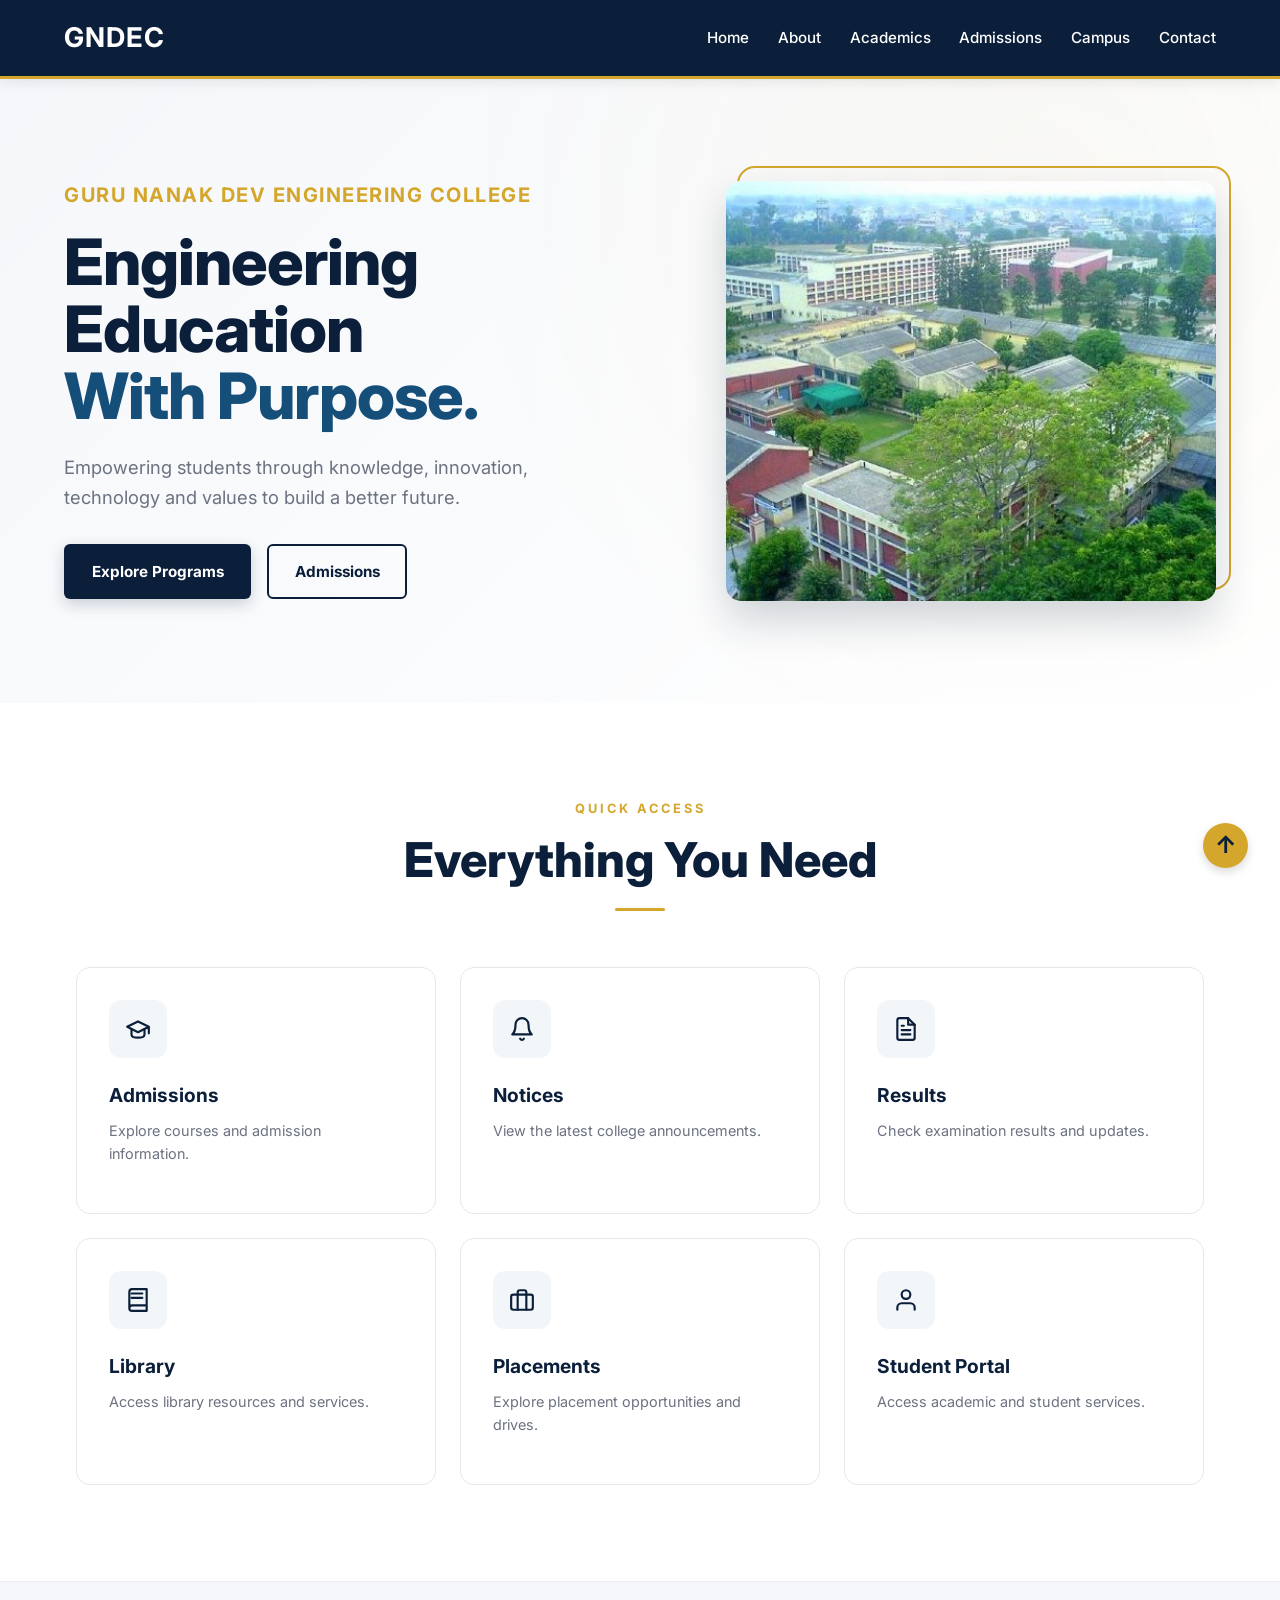
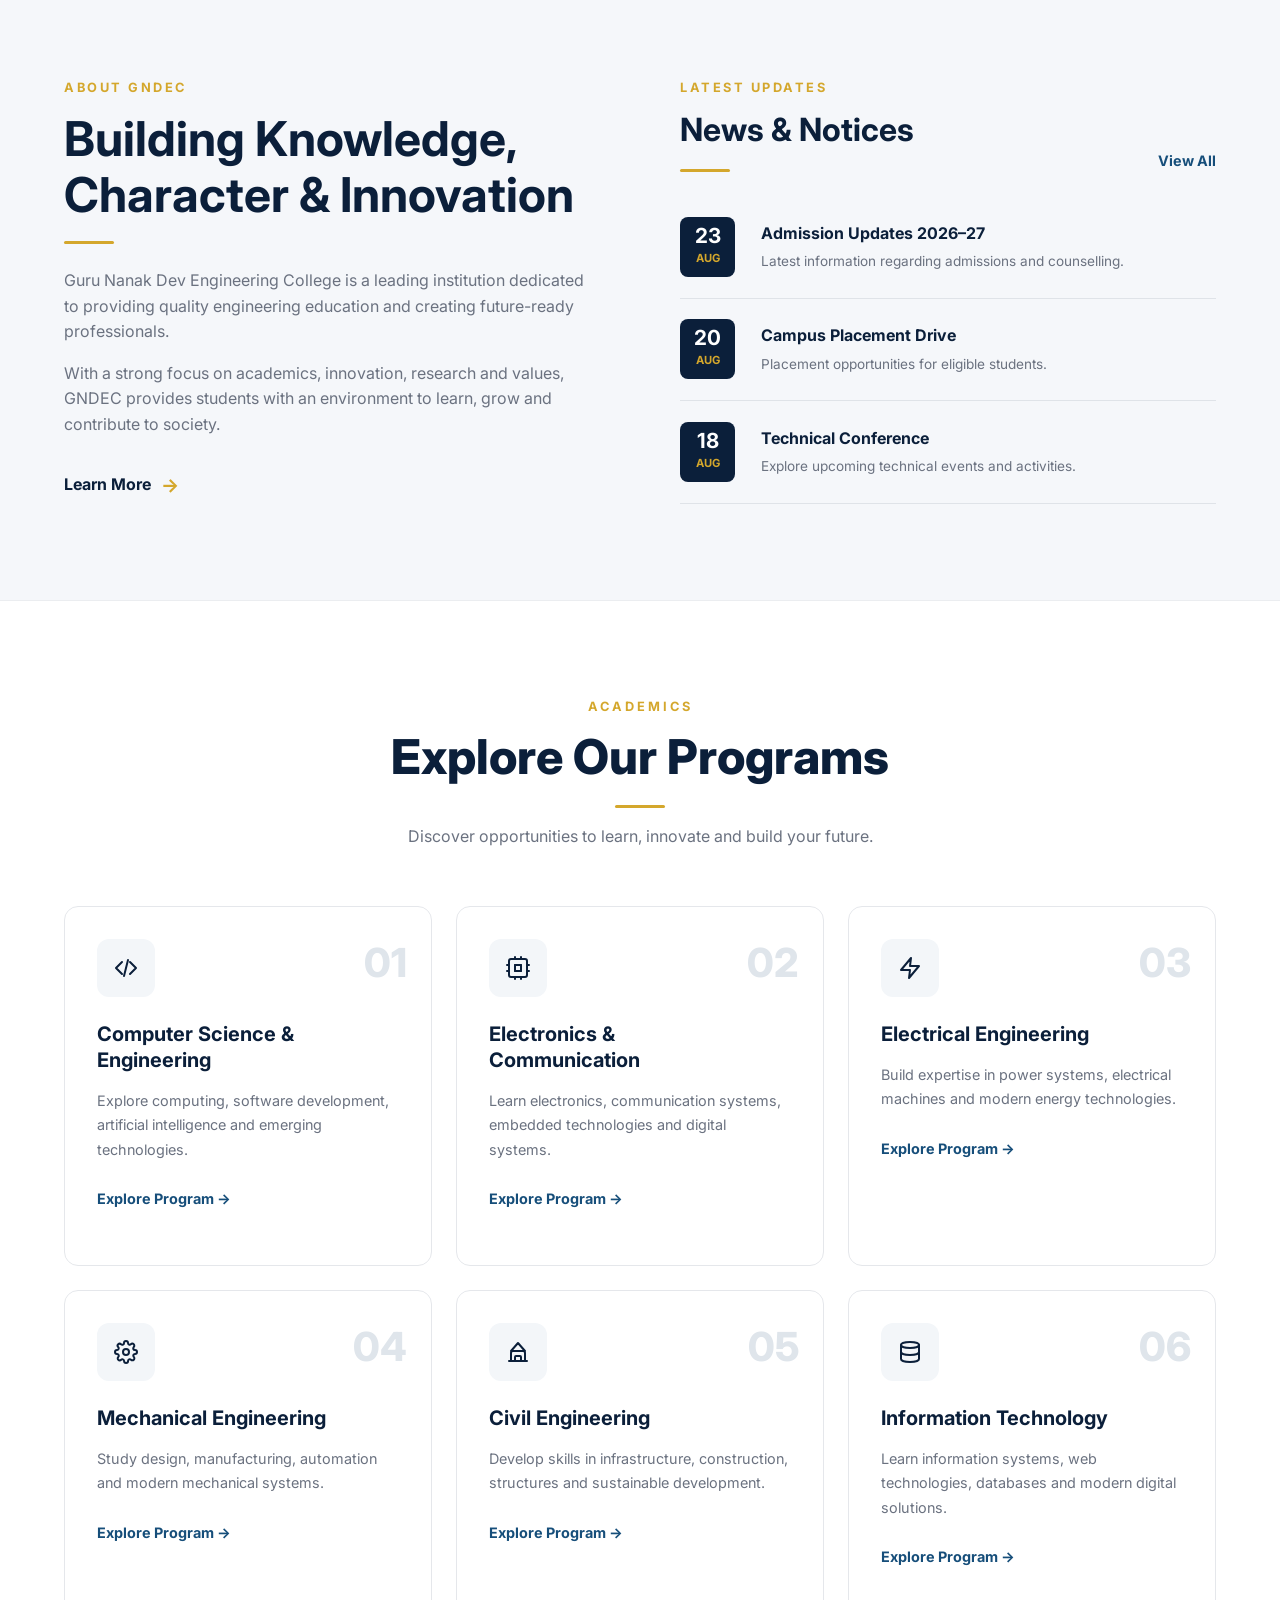
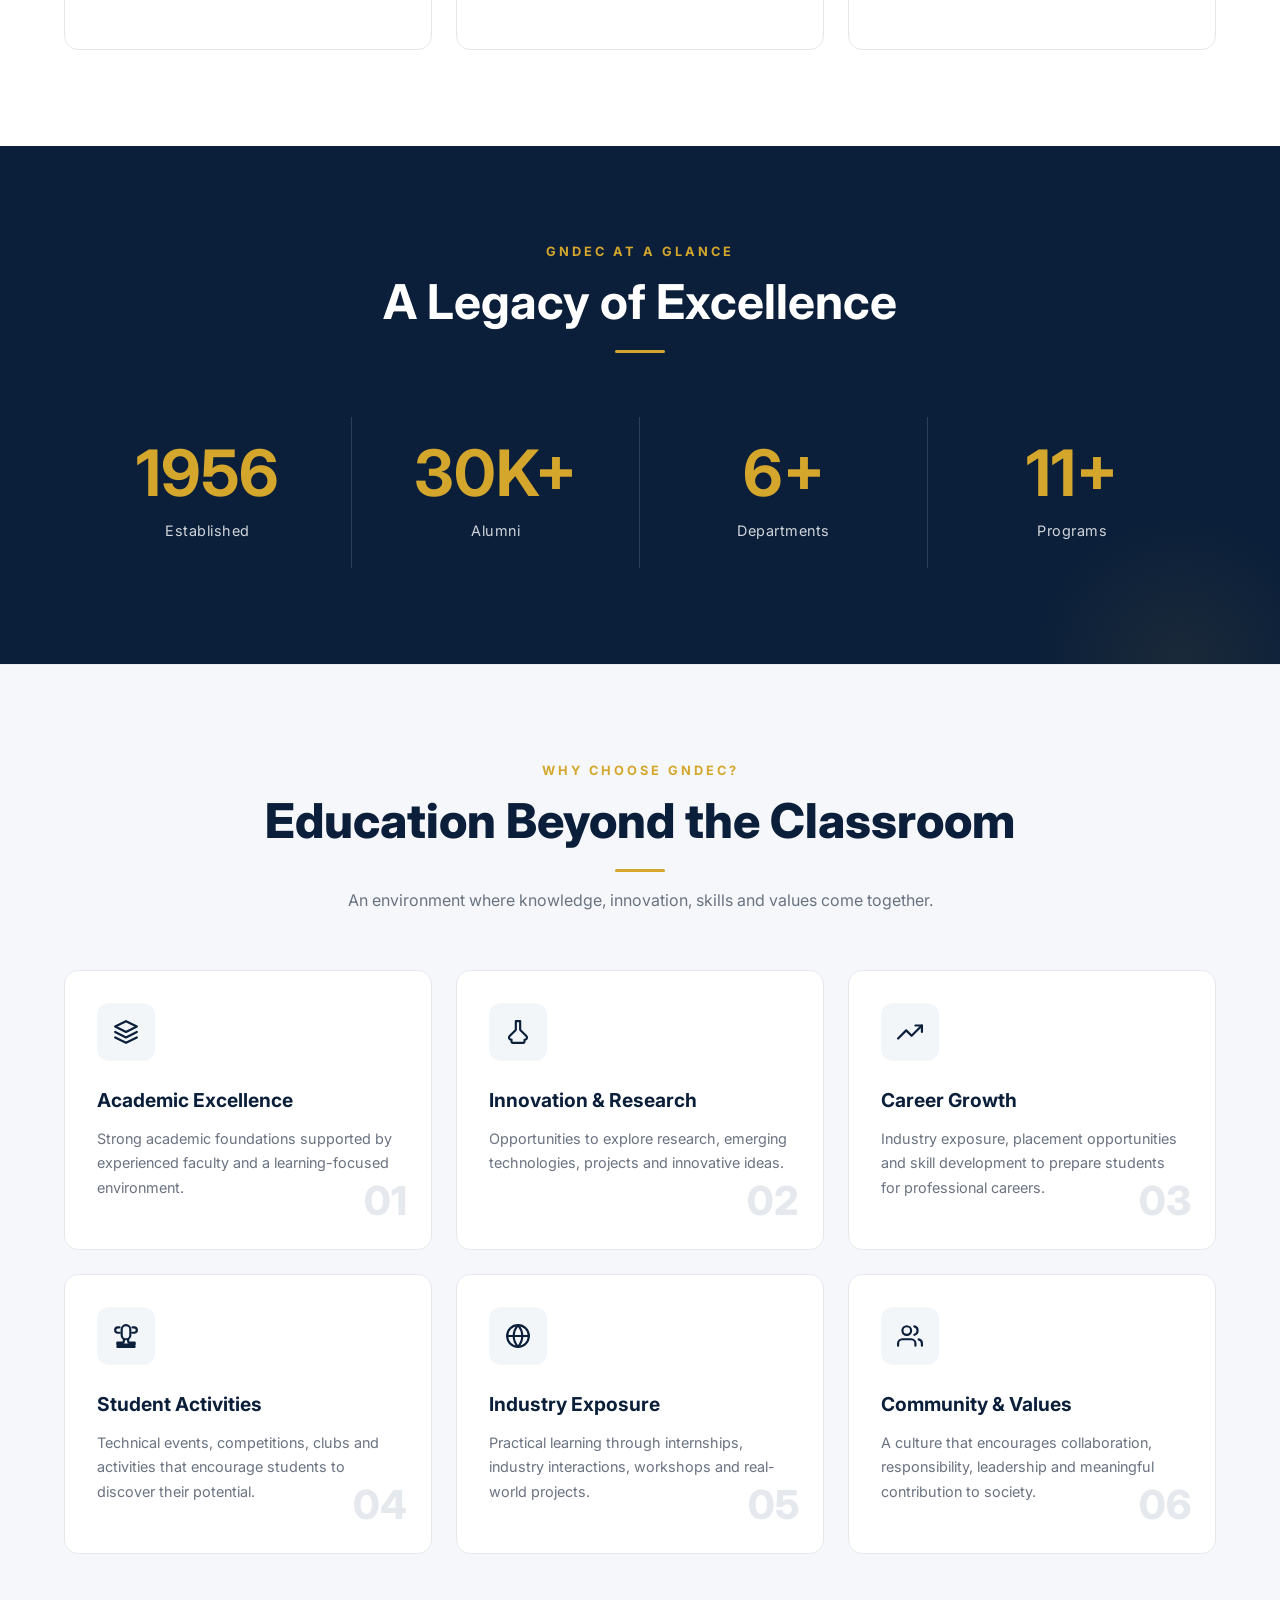
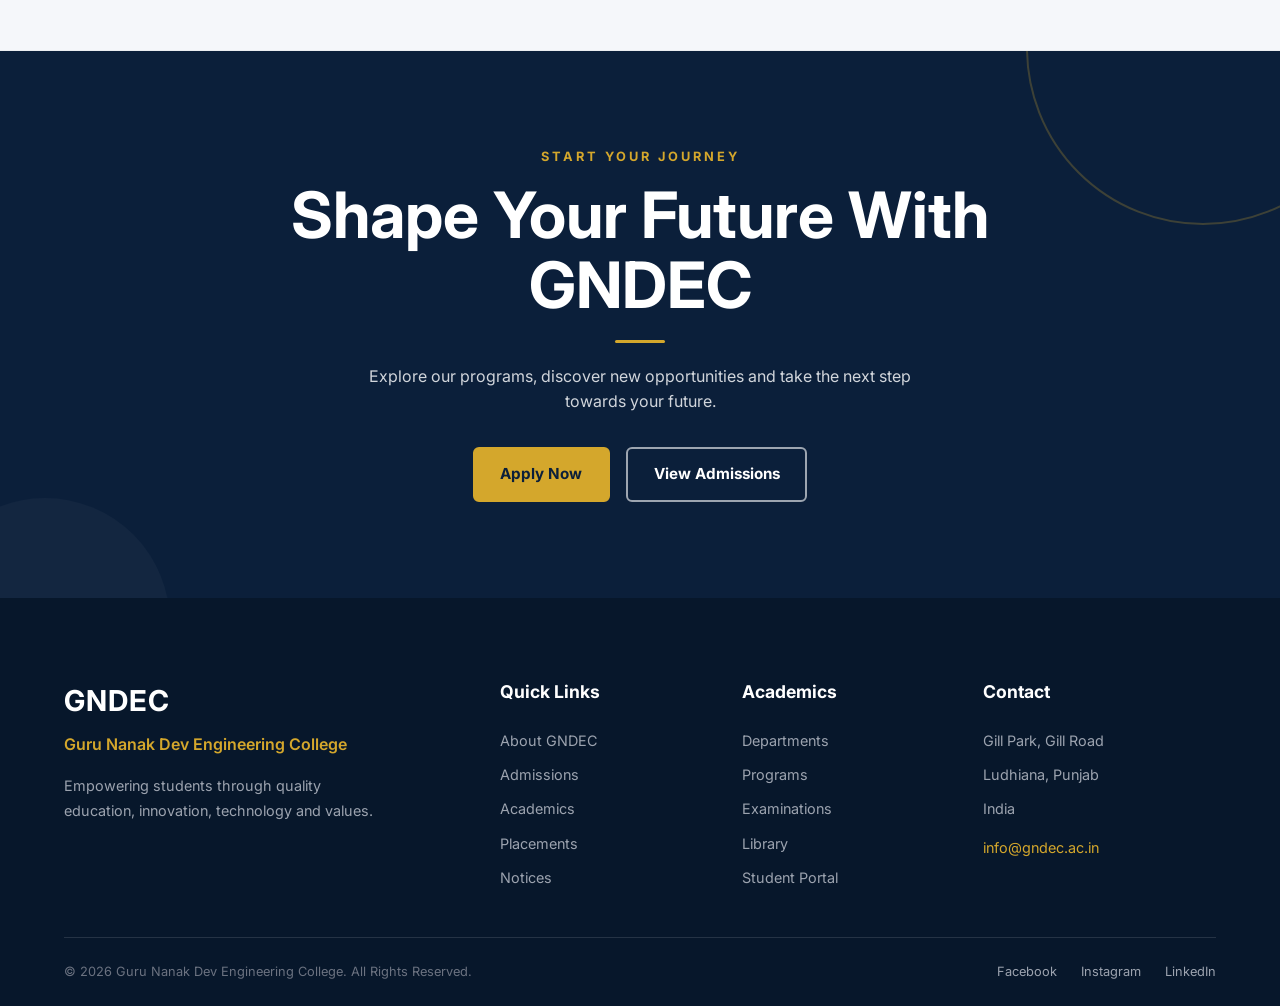
<file: Navpreet/index.html>
<!DOCTYPE html>
<html lang="en">

<head>
    <meta charset="UTF-8">
    <meta name="viewport" content="width=device-width, initial-scale=1.0">

    <title>GNDEC | Guru Nanak Dev Engineering College</title>

    <link rel="stylesheet" href="style.css">
</head>

<body id="top">

    <!-- =========================
         NAVBAR / HEADER
    ========================== -->
    <header class="navbar">

        <div class="container navbar-container">

            <a href="#" class="logo">
                GNDEC
            </a>

            <!-- CSS-only hamburger menu toggle inputs -->
            <input type="checkbox" id="menu-toggle" class="menu-toggle">
            <label for="menu-toggle" class="menu-button-container">
                <span class="menu-button"></span>
            </label>

            <nav class="nav-links">
                <a href="#">Home</a>
                <a href="#">About</a>
                <a href="#">Academics</a>
                <a href="#">Admissions</a>
                <a href="#">Campus</a>
                <a href="#">Contact</a>
            </nav>

        </div>

    </header>

    <!-- =========================
         MAIN SITE CONTENT
    ========================== -->
    <main>

        <!-- =========================
             HERO SECTION
        ========================== -->
        <section class="hero">

            <div class="container hero-container">

                <div class="hero-content">

                    <p class="hero-tag">
                        GURU NANAK DEV ENGINEERING COLLEGE
                    </p>

                    <h1>
                        Engineering Education
                        <span>With Purpose.</span>
                    </h1>

                    <p class="hero-description">
                        Empowering students through knowledge,
                        innovation, technology and values to build
                        a better future.
                    </p>

                    <div class="hero-buttons">
                        <a href="#" class="btn btn-primary">
                            Explore Programs
                        </a>

                        <a href="#" class="btn btn-secondary">
                            Admissions
                        </a>
                    </div>

                </div>

                <div class="hero-image">
                    <div class="hero-img-wrapper">
                        <img src="images/campus.jpg" alt="GNDEC Campus">
                    </div>
                </div>

            </div>

        </section>

        <!-- =========================
             QUICK ACCESS
        ========================= -->
        <section class="quick-access">

            <div class="container">

                <div class="section-heading">
                    <p>QUICK ACCESS</p>
                    <h2>Everything You Need</h2>
                </div>

                <div class="quick-cards">

                    <a href="#" class="quick-card">
                        <div class="card-icon">
                            <svg xmlns="http://www.w3.org/2000/svg" viewBox="0 0 24 24"><path d="M22 10v6M2 10l10-5 10 5-10 5z"/><path d="M6 12v5c0 2 2 3 6 3s6-1 6-3v-5"/></svg>
                        </div>
                        <h3>Admissions</h3>
                        <p>Explore courses and admission information.</p>
                    </a>

                    <a href="#" class="quick-card">
                        <div class="card-icon">
                            <svg xmlns="http://www.w3.org/2000/svg" viewBox="0 0 24 24"><path d="M18 8A6 6 0 0 0 6 8c0 7-3 9-3 9h18s-3-2-3-9M13.73 21a2 2 0 0 1-3.46 0"/></svg>
                        </div>
                        <h3>Notices</h3>
                        <p>View the latest college announcements.</p>
                    </a>

                    <a href="#" class="quick-card">
                        <div class="card-icon">
                            <svg xmlns="http://www.w3.org/2000/svg" viewBox="0 0 24 24"><path d="M14 2H6a2 2 0 0 0-2 2v16a2 2 0 0 0 2 2h12a2 2 0 0 0 2-2V8z"/><path d="M14 2v6h6M16 13H8M16 17H8M10 9H8"/></svg>
                        </div>
                        <h3>Results</h3>
                        <p>Check examination results and updates.</p>
                    </a>

                    <a href="#" class="quick-card">
                        <div class="card-icon">
                            <svg xmlns="http://www.w3.org/2000/svg" viewBox="0 0 24 24"><path d="M4 19.5A2.5 2.5 0 0 1 6.5 17H20M4 4.5A2.5 2.5 0 0 1 6.5 2H20v20H6.5a2.5 2.5 0 0 1-2.5-2.5z"/><path d="M6 6h10M6 10h10"/></svg>
                        </div>
                        <h3>Library</h3>
                        <p>Access library resources and services.</p>
                    </a>

                    <a href="#" class="quick-card">
                        <div class="card-icon">
                            <svg xmlns="http://www.w3.org/2000/svg" viewBox="0 0 24 24"><rect x="2" y="7" width="20" height="14" rx="2" ry="2"/><path d="M16 21V5a2 2 0 0 0-2-2h-4a2 2 0 0 0-2 2v16"/></svg>
                        </div>
                        <h3>Placements</h3>
                        <p>Explore placement opportunities and drives.</p>
                    </a>

                    <a href="#" class="quick-card">
                        <div class="card-icon">
                            <svg xmlns="http://www.w3.org/2000/svg" viewBox="0 0 24 24"><path d="M20 21v-2a4 4 0 0 0-4-4H8a4 4 0 0 0-4 4v2"/><circle cx="12" cy="7" r="4"/></svg>
                        </div>
                        <h3>Student Portal</h3>
                        <p>Access academic and student services.</p>
                    </a>

                </div>

            </div>

        </section>

        <!-- =========================
             ABOUT + NEWS
        ========================= -->
        <section class="about-news">

            <div class="container about-news-container">

                <!-- About GNDEC -->
                <div class="about-content">

                    <p class="section-label">
                        ABOUT GNDEC
                    </p>

                    <h2>
                        Building Knowledge,
                        Character & Innovation
                    </h2>

                    <p>
                        Guru Nanak Dev Engineering College is a leading
                        institution dedicated to providing quality
                        engineering education and creating future-ready
                        professionals.
                    </p>

                    <p>
                        With a strong focus on academics, innovation,
                        research and values, GNDEC provides students with
                        an environment to learn, grow and contribute to
                        society.
                    </p>

                    <a href="#" class="text-button">
                        Learn More
                        <span>→</span>
                    </a>

                </div>

                <!-- Latest News -->
                <div class="news-content">

                    <div class="news-heading">

                        <div>
                            <p class="section-label">
                                LATEST UPDATES
                            </p>

                            <h2>News & Notices</h2>
                        </div>

                        <a href="#" class="view-all">
                            View All
                        </a>

                    </div>

                    <div class="news-list">

                        <a href="#" class="news-item">

                            <div class="news-date">
                                <strong>23</strong>
                                <span>AUG</span>
                            </div>

                            <div class="news-info">
                                <h3>
                                    Admission Updates 2026–27
                                </h3>

                                <p>
                                    Latest information regarding
                                    admissions and counselling.
                                </p>
                            </div>

                            <span class="news-arrow">→</span>

                        </a>

                        <a href="#" class="news-item">

                            <div class="news-date">
                                <strong>20</strong>
                                <span>AUG</span>
                            </div>

                            <div class="news-info">
                                <h3>
                                    Campus Placement Drive
                                </h3>

                                <p>
                                    Placement opportunities for
                                    eligible students.
                                </p>
                            </div>

                            <span class="news-arrow">→</span>

                        </a>

                        <a href="#" class="news-item">

                            <div class="news-date">
                                <strong>18</strong>
                                <span>AUG</span>
                            </div>

                            <div class="news-info">
                                <h3>
                                    Technical Conference
                                </h3>

                                <p>
                                    Explore upcoming technical events
                                    and activities.
                                </p>
                            </div>

                            <span class="news-arrow">→</span>

                        </a>

                    </div>

                </div>

            </div>

        </section>

        <!-- =========================
             ACADEMIC PROGRAMS
        ========================= -->
        <section class="programs">

            <div class="container">

                <div class="section-heading">
                    <p>ACADEMICS</p>

                    <h2>
                        Explore Our Programs
                    </h2>

                    <span>
                        Discover opportunities to learn, innovate
                        and build your future.
                    </span>
                </div>

                <div class="program-cards">

                    <!-- CSE -->
                    <a href="#" class="program-card">

                        <div class="program-number">
                            01
                        </div>

                        <div class="program-icon">
                            <svg xmlns="http://www.w3.org/2000/svg" viewBox="0 0 24 24"><polyline points="16 18 22 12 16 6"/><polyline points="8 6 2 12 8 18"/><line x1="14" y1="4" x2="10" y2="20"/></svg>
                        </div>

                        <h3>
                            Computer Science
                            & Engineering
                        </h3>

                        <p>
                            Explore computing, software development,
                            artificial intelligence and emerging
                            technologies.
                        </p>

                        <span class="program-link">
                            Explore Program →
                        </span>

                    </a>

                    <!-- ECE -->
                    <a href="#" class="program-card">

                        <div class="program-number">
                            02
                        </div>

                        <div class="program-icon">
                            <svg xmlns="http://www.w3.org/2000/svg" viewBox="0 0 24 24"><rect x="3" y="3" width="18" height="18" rx="2" ry="2"/><line x1="9" y1="9" x2="15" y2="9"/><line x1="9" y1="15" x2="15" y2="15"/><line x1="9" y1="9" x2="9" y2="15"/><line x1="15" y1="9" x2="15" y2="15"/><line x1="9" y1="1" x2="9" y2="3"/><line x1="15" y1="1" x2="15" y2="3"/><line x1="9" y1="21" x2="9" y2="23"/><line x1="15" y1="21" x2="15" y2="23"/><line x1="1" y1="9" x2="3" y2="9"/><line x1="1" y1="15" x2="3" y2="15"/><line x1="21" y1="9" x2="23" y2="9"/><line x1="21" y1="15" x2="23" y2="15"/></svg>
                        </div>

                        <h3>
                            Electronics &
                            Communication
                        </h3>

                        <p>
                            Learn electronics, communication systems,
                            embedded technologies and digital systems.
                        </p>

                        <span class="program-link">
                            Explore Program →
                        </span>

                    </a>

                    <!-- EE -->
                    <a href="#" class="program-card">

                        <div class="program-number">
                            03
                        </div>

                        <div class="program-icon">
                            <svg xmlns="http://www.w3.org/2000/svg" viewBox="0 0 24 24"><polygon points="13 2 3 14 12 14 11 22 21 10 12 10 13 2"/></svg>
                        </div>

                        <h3>
                            Electrical
                            Engineering
                        </h3>

                        <p>
                            Build expertise in power systems,
                            electrical machines and modern energy
                            technologies.
                        </p>

                        <span class="program-link">
                            Explore Program →
                        </span>

                    </a>

                    <!-- ME -->
                    <a href="#" class="program-card">

                        <div class="program-number">
                            04
                        </div>

                        <div class="program-icon">
                            <svg xmlns="http://www.w3.org/2000/svg" viewBox="0 0 24 24"><circle cx="12" cy="12" r="3"/><path d="M19.4 15a1.65 1.65 0 0 0 .33 1.82l.06.06a2 2 0 1 1-2.83 2.83l-.06-.06a1.65 1.65 0 0 0-1.82-.33 1.65 1.65 0 0 0-1 1.51V21a2 2 0 0 1-4 0v-.09A1.65 1.65 0 0 0 9 19.4a1.65 1.65 0 0 0-1.82.33l-.06.06a2 2 0 1 1-2.83-2.83l.06-.06a1.65 1.65 0 0 0 .33-1.82 1.65 1.65 0 0 0-1.51-1H3a2 2 0 0 1 0-4h.09A1.65 1.65 0 0 0 4.6 9a1.65 1.65 0 0 0-.33-1.82l-.06-.06a2 2 0 1 1 2.83-2.83l.06.06a1.65 1.65 0 0 0 1.82.33H9a1.65 1.65 0 0 0 1-1.51V3a2 2 0 0 1 4 0v.09a1.65 1.65 0 0 0 1 1.51 1.65 1.65 0 0 0 1.82-.33l.06-.06a2 2 0 1 1 2.83 2.83l-.06.06a1.65 1.65 0 0 0-.33 1.82V9a1.65 1.65 0 0 0 1.51 1H21a2 2 0 0 1 0 4h-.09a1.65 1.65 0 0 0-1.51 1z"/></svg>
                        </div>

                        <h3>
                            Mechanical
                            Engineering
                        </h3>

                        <p>
                            Study design, manufacturing, automation
                            and modern mechanical systems.
                        </p>

                        <span class="program-link">
                            Explore Program →
                        </span>

                    </a>

                    <!-- CE -->
                    <a href="#" class="program-card">

                        <div class="program-number">
                            05
                        </div>

                        <div class="program-icon">
                            <svg xmlns="http://www.w3.org/2000/svg" viewBox="0 0 24 24"><path d="M3 21h18M19 21v-8a2 2 0 0 0-2-2H7a2 2 0 0 0-2 2v8M9 21v-4a1 1 0 0 1 1-1h4a1 1 0 0 1 1 1v4M12 3l7 8H5z"/></svg>
                        </div>

                        <h3>
                            Civil
                            Engineering
                        </h3>

                        <p>
                            Develop skills in infrastructure,
                            construction, structures and sustainable
                            development.
                        </p>

                        <span class="program-link">
                            Explore Program →
                        </span>

                    </a>

                    <!-- IT -->
                    <a href="#" class="program-card">

                        <div class="program-number">
                            06
                        </div>

                        <div class="program-icon">
                            <svg xmlns="http://www.w3.org/2000/svg" viewBox="0 0 24 24"><ellipse cx="12" cy="5" rx="9" ry="3"/><path d="M3 5v14c0 1.66 4 3 9 3s9-1.34 9-3V5"/><path d="M3 12c0 1.66 4 3 9 3s9-1.34 9-3"/></svg>
                        </div>

                        <h3>
                            Information
                            Technology
                        </h3>

                        <p>
                            Learn information systems, web technologies,
                            databases and modern digital solutions.
                        </p>

                        <span class="program-link">
                            Explore Program →
                        </span>

                    </a>

                </div>

            </div>

        </section>

        <!-- =========================
             GNDEC AT A GLANCE
        ========================= -->
        <section class="stats">

            <div class="container">

                <div class="stats-heading">
                    <p>GNDEC AT A GLANCE</p>

                    <h2>
                        A Legacy of Excellence
                    </h2>
                </div>

                <div class="stats-grid">

                    <div class="stat-item">
                        <strong>1956</strong>
                        <span>Established</span>
                    </div>

                    <div class="stat-item">
                        <strong>30K+</strong>
                        <span>Alumni</span>
                    </div>

                    <div class="stat-item">
                        <strong>6+</strong>
                        <span>Departments</span>
                    </div>

                    <div class="stat-item">
                        <strong>11+</strong>
                        <span>Programs</span>
                    </div>

                </div>

            </div>

        </section>

        <!-- =========================
             WHY CHOOSE GNDEC
        ========================= -->
        <section class="why-gndec">

            <div class="container">

                <!-- Section Heading -->
                <div class="section-heading">

                    <p>WHY CHOOSE GNDEC?</p>

                    <h2>
                        Education Beyond the Classroom
                    </h2>

                    <span>
                        An environment where knowledge, innovation,
                        skills and values come together.
                    </span>

                </div>

                <!-- Feature Cards -->
                <div class="feature-cards">

                    <!-- Card 1 -->
                    <div class="feature-card">

                        <div class="feature-icon">
                            <svg xmlns="http://www.w3.org/2000/svg" viewBox="0 0 24 24"><path d="M12 2L2 7l10 5 10-5-10-5z"/><path d="M2 17l10 5 10-5M2 12l10 5 10-5"/></svg>
                        </div>

                        <h3>
                            Academic Excellence
                        </h3>

                        <p>
                            Strong academic foundations supported by
                            experienced faculty and a learning-focused
                            environment.
                        </p>

                        <span class="feature-number">
                            01
                        </span>

                    </div>

                    <!-- Card 2 -->
                    <div class="feature-card">

                        <div class="feature-icon">
                            <svg xmlns="http://www.w3.org/2000/svg" viewBox="0 0 24 24"><path d="M10 2v7.586a1 1 0 0 1-.293.707l-5.414 5.414A2 2 0 0 0 6 19.121v1.758A1.12 1.12 0 0 0 7.12 22h9.76a1.12 1.12 0 0 0 1.12-1.121v-1.758a2 2 0 0 0 1.707-3.414l-5.414-5.414A1 1 0 0 1 14 9.586V2z"/></svg>
                        </div>

                        <h3>
                            Innovation & Research
                        </h3>

                        <p>
                            Opportunities to explore research, emerging
                            technologies, projects and innovative ideas.
                        </p>

                        <span class="feature-number">
                            02
                        </span>

                    </div>

                    <!-- Card 3 -->
                    <div class="feature-card">

                        <div class="feature-icon">
                            <svg xmlns="http://www.w3.org/2000/svg" viewBox="0 0 24 24"><path d="M23 6l-9.5 9.5-5-5L1 18"/><polyline points="17 6 23 6 23 12"/></svg>
                        </div>

                        <h3>
                            Career Growth
                        </h3>

                        <p>
                            Industry exposure, placement opportunities
                            and skill development to prepare students
                            for professional careers.
                        </p>

                        <span class="feature-number">
                            03
                        </span>

                    </div>

                    <!-- Card 4 -->
                    <div class="feature-card">

                        <div class="feature-icon">
                            <svg xmlns="http://www.w3.org/2000/svg" viewBox="0 0 24 24"><path d="M6 9H4.5a2.5 2.5 0 0 1 0-5H6M18 9h1.5a2.5 2.5 0 0 0 0-5H18M4 22h16M10 14.66V17c0 .55-.45 1-1 1H4v2h16v-2h-5c-.55 0-1-.45-1-1v-2.34M12 2a4 4 0 0 0-4 4v5c0 2.2 1.8 4 4 4s4-1.8 4-4V6a4 4 0 0 0-4-4z"/></svg>
                        </div>

                        <h3>
                            Student Activities
                        </h3>

                        <p>
                            Technical events, competitions, clubs and
                            activities that encourage students to
                            discover their potential.
                        </p>

                        <span class="feature-number">
                            04
                        </span>

                    </div>

                    <!-- Card 5 -->
                    <div class="feature-card">

                        <div class="feature-icon">
                            <svg xmlns="http://www.w3.org/2000/svg" viewBox="0 0 24 24"><circle cx="12" cy="12" r="10"/><line x1="2" y1="12" x2="22" y2="12"/><path d="M12 2a15.3 15.3 0 0 1 4 10 15.3 15.3 0 0 1-4 10 15.3 15.3 0 0 1-4-10 15.3 15.3 0 0 1 4-10z"/></svg>
                        </div>

                        <h3>
                            Industry Exposure
                        </h3>

                        <p>
                            Practical learning through internships,
                            industry interactions, workshops and
                            real-world projects.
                        </p>

                        <span class="feature-number">
                            05
                        </span>

                    </div>

                    <!-- Card 6 -->
                    <div class="feature-card">

                        <div class="feature-icon">
                            <svg xmlns="http://www.w3.org/2000/svg" viewBox="0 0 24 24"><path d="M17 21v-2a4 4 0 0 0-4-4H5a4 4 0 0 0-4 4v2"/><circle cx="9" cy="7" r="4"/><path d="M23 21v-2a4 4 0 0 0-3-3.87M16 3.13a4 4 0 0 1 0 7.75"/></svg>
                        </div>

                        <h3>
                            Community & Values
                        </h3>

                        <p>
                            A culture that encourages collaboration,
                            responsibility, leadership and meaningful
                            contribution to society.
                        </p>

                        <span class="feature-number">
                            06
                        </span>

                    </div>

                </div>

            </div>

        </section>

        <!-- =========================
             ADMISSIONS CTA
        ========================= -->
        <section class="admission-cta">

            <div class="container">

                <div class="cta-content">

                    <p class="cta-label">
                        START YOUR JOURNEY
                    </p>

                    <h2>
                        Shape Your Future
                        With GNDEC
                    </h2>

                    <p>
                        Explore our programs, discover new opportunities
                        and take the next step towards your future.
                    </p>

                    <div class="cta-buttons">

                        <a href="#" class="btn cta-primary">
                            Apply Now
                        </a>

                        <a href="#" class="btn cta-secondary">
                            View Admissions
                        </a>

                    </div>

                </div>

            </div>

        </section>

    </main>

    <!-- =========================
         FOOTER
    ========================= -->
    <footer class="footer">

        <div class="container">

            <div class="footer-main">

                <!-- College Information -->
                <div class="footer-brand">

                    <a href="#" class="footer-logo">
                        GNDEC
                    </a>

                    <p class="footer-college-name">
                        Guru Nanak Dev Engineering College
                    </p>

                    <p>
                        Empowering students through quality
                        education, innovation, technology
                        and values.
                    </p>

                </div>

                <!-- Quick Links -->
                <div class="footer-column">

                    <h3>
                        Quick Links
                    </h3>

                    <a href="#">About GNDEC</a>
                    <a href="#">Admissions</a>
                    <a href="#">Academics</a>
                    <a href="#">Placements</a>
                    <a href="#">Notices</a>

                </div>

                <!-- Academics -->
                <div class="footer-column">

                    <h3>
                        Academics
                    </h3>

                    <a href="#">Departments</a>
                    <a href="#">Programs</a>
                    <a href="#">Examinations</a>
                    <a href="#">Library</a>
                    <a href="#">Student Portal</a>

                </div>

                <!-- Contact -->
                <div class="footer-column footer-contact">

                    <h3>
                        Contact
                    </h3>

                    <p>
                        Gill Park, Gill Road
                    </p>

                    <p>
                        Ludhiana, Punjab
                    </p>

                    <p>
                        India
                    </p>

                    <a href="mailto:info@gndec.ac.in">
                        info@gndec.ac.in
                    </a>

                </div>

            </div>

            <!-- Footer Bottom -->
            <div class="footer-bottom">

                <p>
                    © 2026 Guru Nanak Dev Engineering College.
                    All Rights Reserved.
                </p>

                <div class="footer-social">

                    <a href="#" aria-label="Facebook">
                        Facebook
                    </a>

                    <a href="#" aria-label="Instagram">
                        Instagram
                    </a>

                    <a href="#" aria-label="LinkedIn">
                        LinkedIn
                    </a>

                </div>

            </div>

        </div>

    </footer>

    <!-- Back to top button -->
    <a href="#top" class="back-to-top" aria-label="Back to top">↑</a>

</body>

</html>
</file>
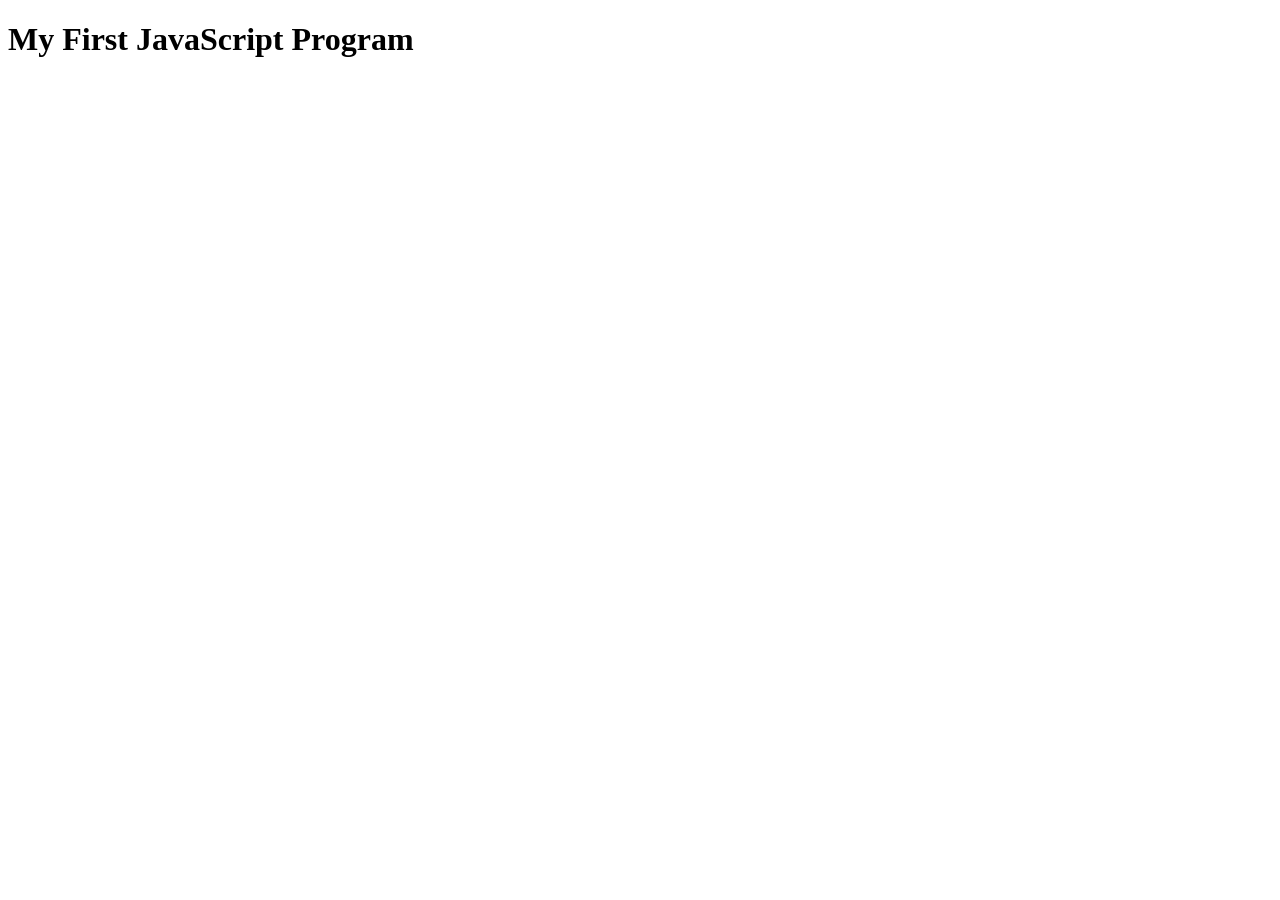
<file: html/basic.html>
<!DOCTYPE html>
<html>
<head>
    <title>JavaScript Demo</title>
</head>

<body>

    <h1>My First JavaScript Program</h1>

    <script>
        alert("Hello JavaScript!");
    </script>

</body>
</html>
</file>
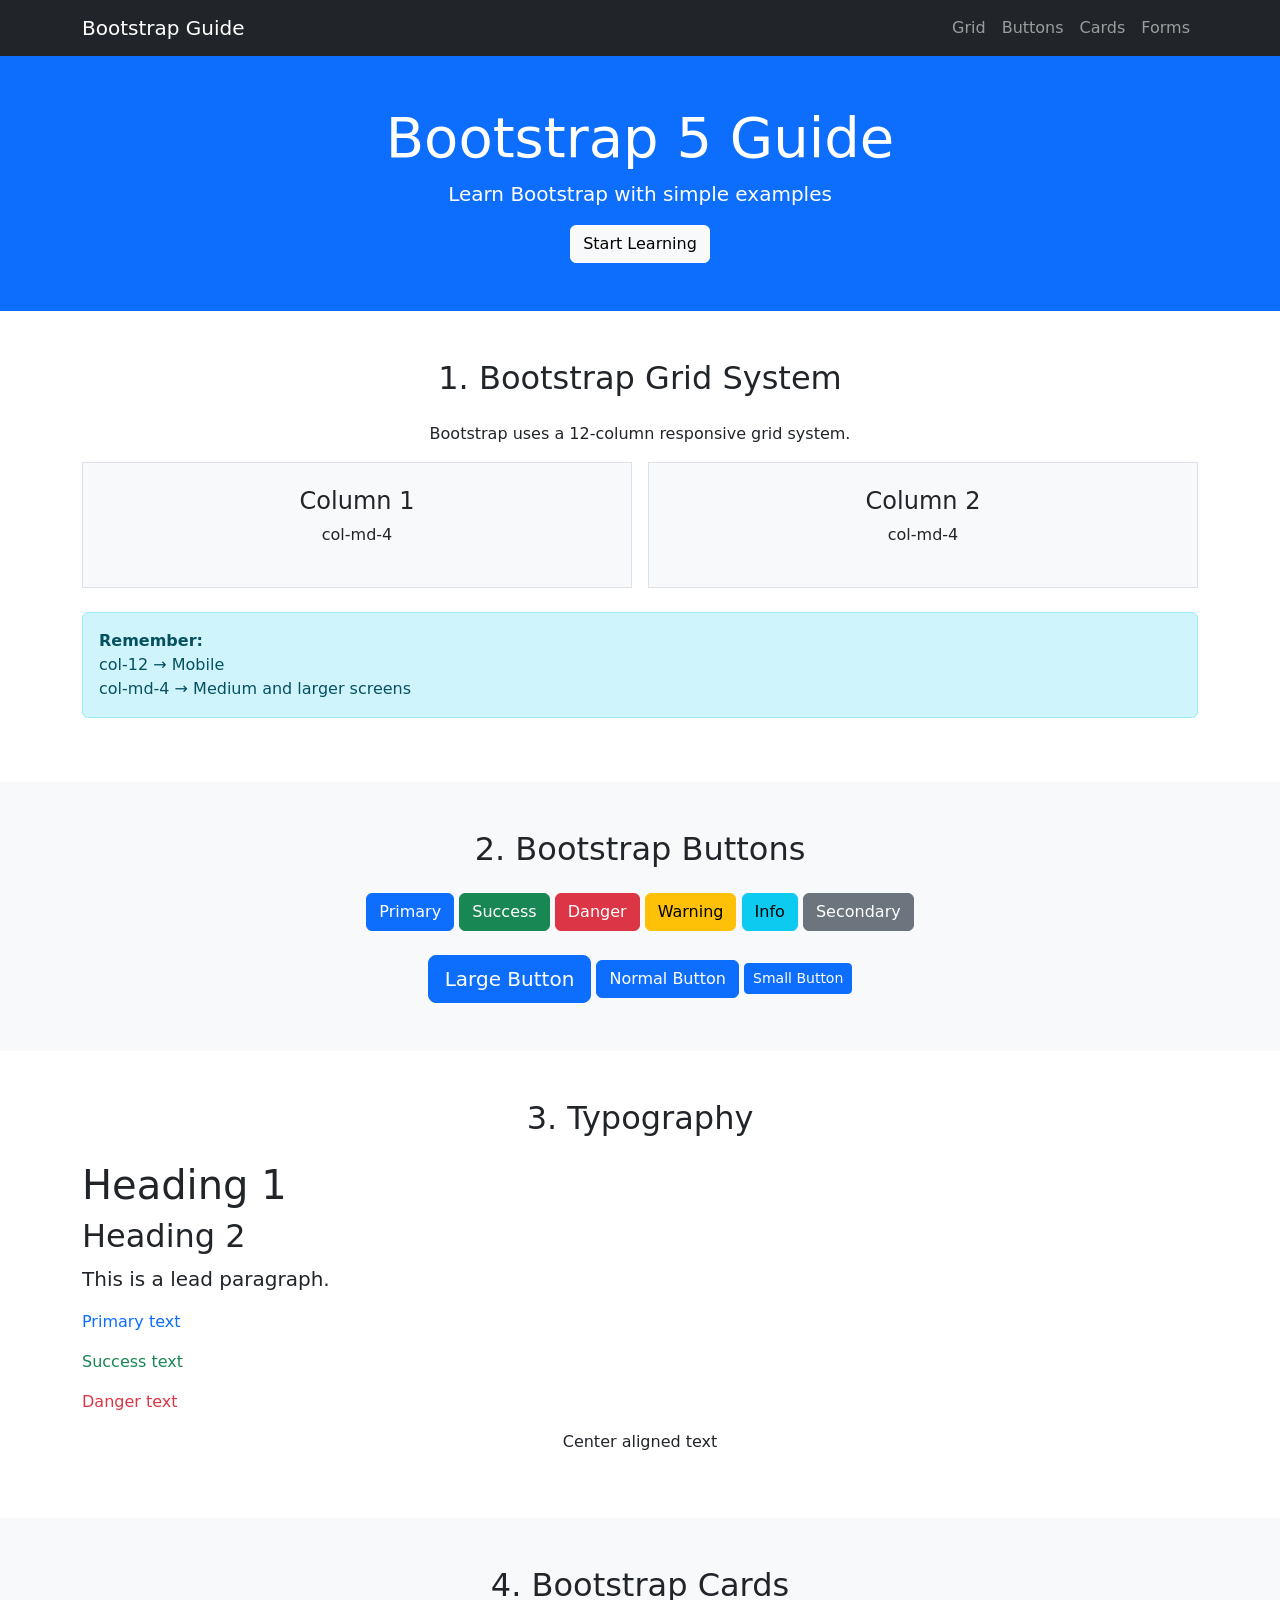
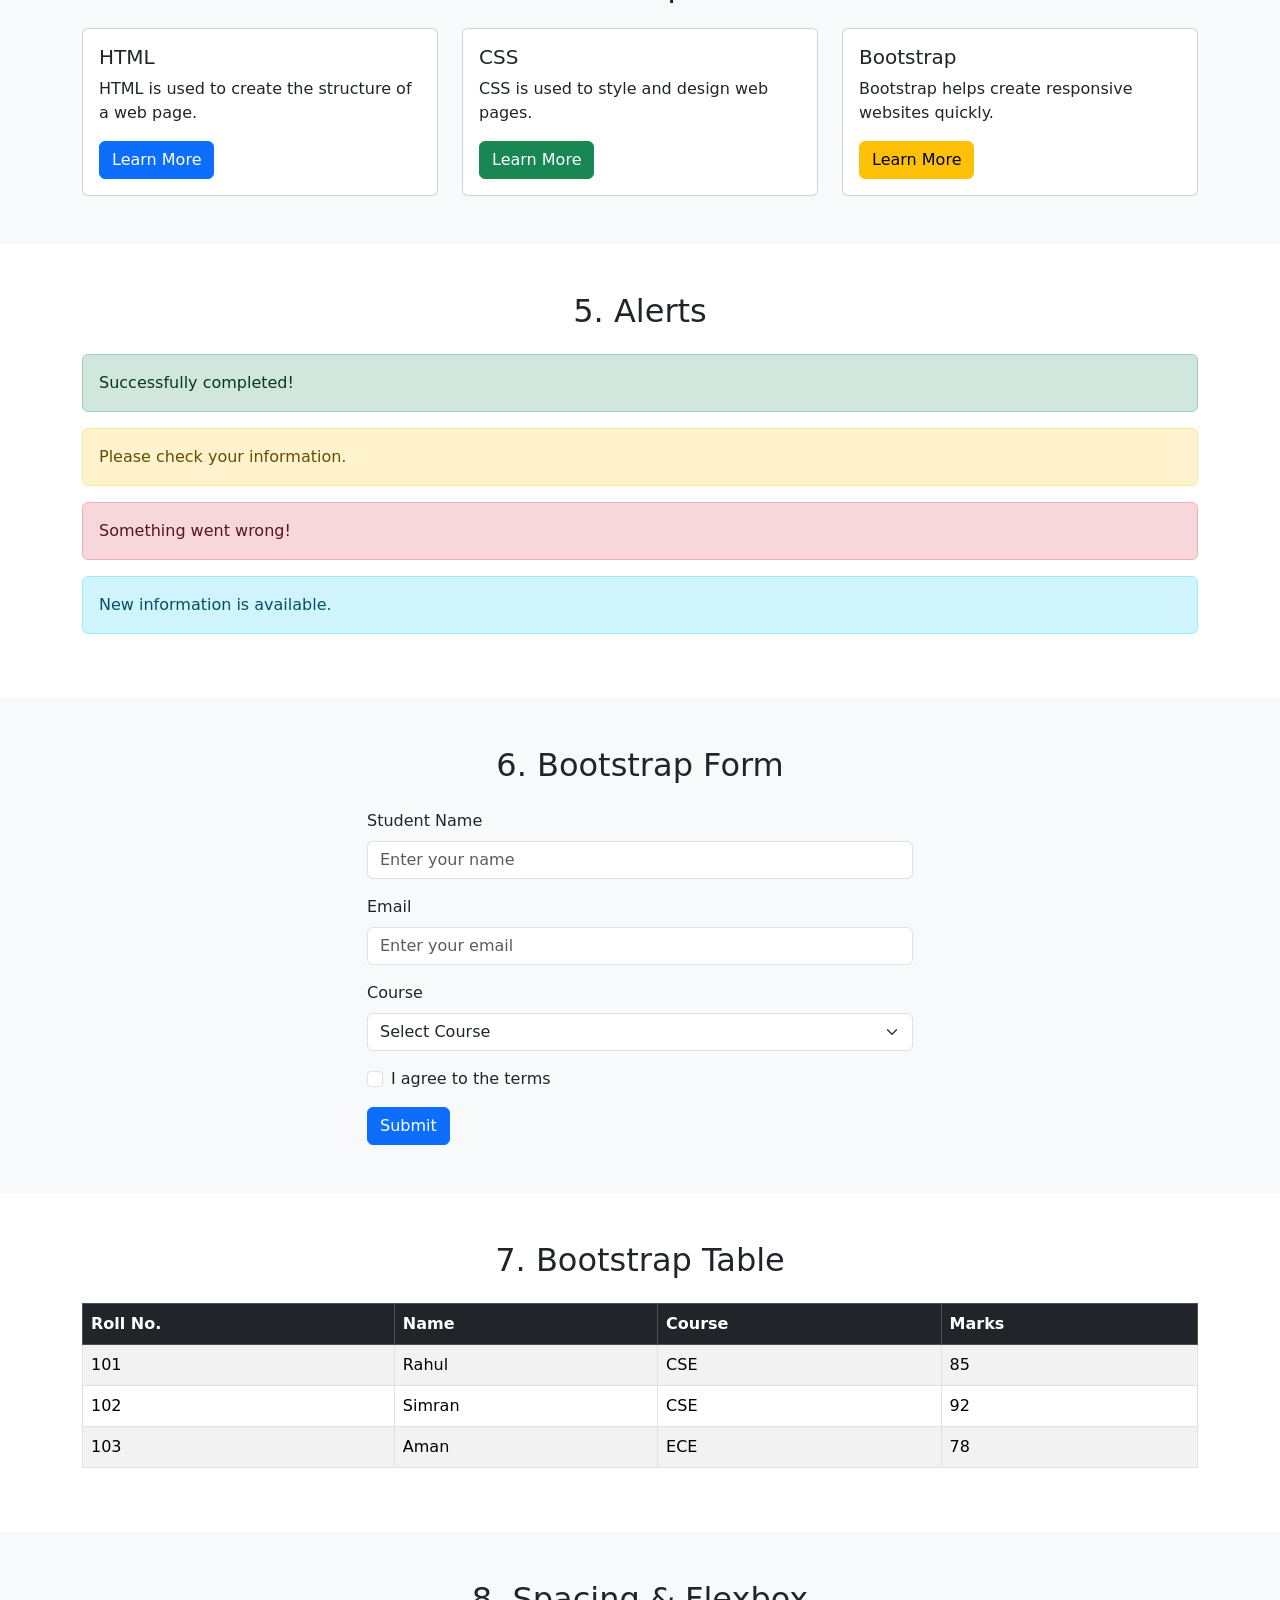
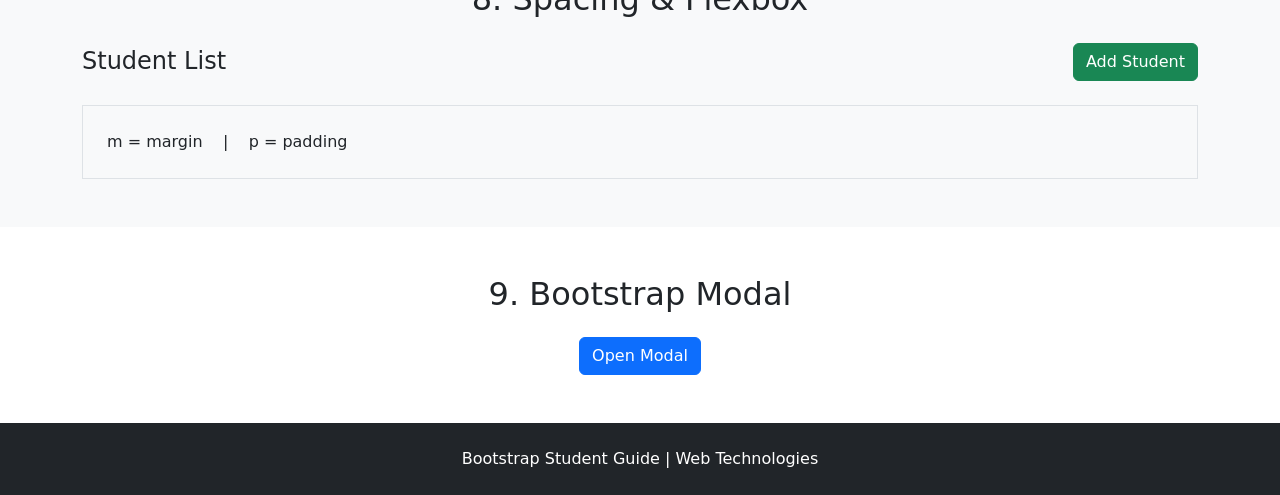
<file: html/bootstrap.html>
<!DOCTYPE html>
<html lang="en">
<head>
    <meta charset="UTF-8">
    <meta name="viewport" content="width=device-width, initial-scale=1.0">

    <title>Bootstrap Student Guide</title>

    <!-- Bootstrap 5 CSS -->
    <link href="https://cdn.jsdelivr.net/npm/bootstrap@5.3.8/dist/css/bootstrap.min.css"
          rel="stylesheet">
</head>

<body>

<!-- =========================================================
     1. NAVBAR
========================================================= -->

<nav class="navbar navbar-expand-lg navbar-dark bg-dark">
    <div class="container">

        <a class="navbar-brand" href="#">
            Bootstrap Guide
        </a>

        <button class="navbar-toggler"
                type="button"
                data-bs-toggle="collapse"
                data-bs-target="#navbarMenu">

            <span class="navbar-toggler-icon"></span>

        </button>

        <div class="collapse navbar-collapse" id="navbarMenu">

            <ul class="navbar-nav ms-auto">

                <li class="nav-item">
                    <a class="nav-link" href="#grid">Grid</a>
                </li>

                <li class="nav-item">
                    <a class="nav-link" href="#buttons">Buttons</a>
                </li>

                <li class="nav-item">
                    <a class="nav-link" href="#cards">Cards</a>
                </li>

                <li class="nav-item">
                    <a class="nav-link" href="#forms">Forms</a>
                </li>

            </ul>

        </div>
    </div>
</nav>


<!-- =========================================================
     2. HEADER
========================================================= -->

<header class="bg-primary text-white text-center py-5">

    <div class="container">

        <h1 class="display-4">
            Bootstrap 5 Guide
        </h1>

        <p class="lead">
            Learn Bootstrap with simple examples
        </p>

        <button class="btn btn-light">
            Start Learning
        </button>

    </div>

</header>


<!-- =========================================================
     3. CONTAINER & GRID SYSTEM
========================================================= -->

<section id="grid" class="py-5">

    <div class="container">

        <h2 class="text-center mb-4">
            1. Bootstrap Grid System
        </h2>

        <p class="text-center">
            Bootstrap uses a 12-column responsive grid system.
        </p>

        <div class="row g-3">

            <div class="col-12 col-md-6">
                <div class="p-4 bg-light border text-center">
                    <h4>Column 1</h4>
                    <p>col-md-4</p>
                </div>
            </div>

            <div class="col-12 col-md-6">
                <div class="p-4 bg-light border text-center">
                    <h4>Column 2</h4>
                    <p>col-md-4</p>
                </div>
            </div>

            <!-- <div class="col-12 col-md-4">
                <div class="p-4 bg-light border text-center">
                    <h4>Column 3</h4>
                    <p>col-md-4</p>
                </div>
            </div> -->

        </div>

        <div class="alert alert-info mt-4">

            <strong>Remember:</strong>

            <br>

            col-12 → Mobile

            <br>

            col-md-4 → Medium and larger screens

        </div>

    </div>

</section>


<!-- =========================================================
     4. BUTTONS
========================================================= -->

<section id="buttons" class="bg-light py-5">

    <div class="container">

        <h2 class="text-center mb-4">
            2. Bootstrap Buttons
        </h2>

        <div class="text-center">

            <button class="btn btn-primary">
                Primary
            </button>

            <button class="btn btn-success">
                Success
            </button>

            <button class="btn btn-danger">
                Danger
            </button>

            <button class="btn btn-warning">
                Warning
            </button>

            <button class="btn btn-info">
                Info
            </button>

            <button class="btn btn-secondary">
                Secondary
            </button>

        </div>

        <div class="text-center mt-4">

            <button class="btn btn-primary btn-lg">
                Large Button
            </button>

            <button class="btn btn-primary">
                Normal Button
            </button>

            <button class="btn btn-primary btn-sm">
                Small Button
            </button>

        </div>

    </div>

</section>


<!-- =========================================================
     5. TYPOGRAPHY
========================================================= -->

<section class="py-5">

    <div class="container">

        <h2 class="text-center mb-4">
            3. Typography
        </h2>

        <h1>Heading 1</h1>

        <h2>Heading 2</h2>

        <p class="lead">
            This is a lead paragraph.
        </p>

        <p class="text-primary">
            Primary text
        </p>

        <p class="text-success">
            Success text
        </p>

        <p class="text-danger">
            Danger text
        </p>

        <p class="text-center">
            Center aligned text
        </p>

    </div>

</section>


<!-- =========================================================
     6. CARDS
========================================================= -->

<section id="cards" class="bg-light py-5">

    <div class="container">

        <h2 class="text-center mb-4">
            4. Bootstrap Cards
        </h2>

        <div class="row g-4">

            <div class="col-12 col-md-4">

                <div class="card h-100">

                    <div class="card-body">

                        <h5 class="card-title">
                            HTML
                        </h5>

                        <p class="card-text">
                            HTML is used to create the structure
                            of a web page.
                        </p>

                        <button class="btn btn-primary">
                            Learn More
                        </button>

                    </div>

                </div>

            </div>


            <div class="col-12 col-md-4">

                <div class="card h-100">

                    <div class="card-body">

                        <h5 class="card-title">
                            CSS
                        </h5>

                        <p class="card-text">
                            CSS is used to style and design
                            web pages.
                        </p>

                        <button class="btn btn-success">
                            Learn More
                        </button>

                    </div>

                </div>

            </div>


            <div class="col-12 col-md-4">

                <div class="card h-100">

                    <div class="card-body">

                        <h5 class="card-title">
                            Bootstrap
                        </h5>

                        <p class="card-text">
                            Bootstrap helps create responsive
                            websites quickly.
                        </p>

                        <button class="btn btn-warning">
                            Learn More
                        </button>

                    </div>

                </div>

            </div>

        </div>

    </div>

</section>


<!-- =========================================================
     7. ALERTS
========================================================= -->

<section class="py-5">

    <div class="container">

        <h2 class="text-center mb-4">
            5. Alerts
        </h2>

        <div class="alert alert-success">
            Successfully completed!
        </div>

        <div class="alert alert-warning">
            Please check your information.
        </div>

        <div class="alert alert-danger">
            Something went wrong!
        </div>

        <div class="alert alert-info">
            New information is available.
        </div>

    </div>

</section>


<!-- =========================================================
     8. FORM
========================================================= -->

<section id="forms" class="bg-light py-5">

    <div class="container">

        <h2 class="text-center mb-4">
            6. Bootstrap Form
        </h2>

        <div class="row justify-content-center">

            <div class="col-12 col-md-6">

                <form>

                    <div class="mb-3">

                        <label class="form-label">
                            Student Name
                        </label>

                        <input type="text"
                               class="form-control"
                               placeholder="Enter your name">

                    </div>


                    <div class="mb-3">

                        <label class="form-label">
                            Email
                        </label>

                        <input type="email"
                               class="form-control"
                               placeholder="Enter your email">

                    </div>


                    <div class="mb-3">

                        <label class="form-label">
                            Course
                        </label>

                        <select class="form-select">

                            <option>Select Course</option>
                            <option>CSE</option>
                            <option>ECE</option>
                            <option>ME</option>
                            <option>CE</option>

                        </select>

                    </div>


                    <div class="mb-3 form-check">

                        <input type="checkbox"
                               class="form-check-input">

                        <label class="form-check-label">
                            I agree to the terms
                        </label>

                    </div>


                    <button type="submit"
                            class="btn btn-primary">

                        Submit

                    </button>

                </form>

            </div>

        </div>

    </div>

</section>


<!-- =========================================================
     9. TABLE
========================================================= -->

<section class="py-5">

    <div class="container">

        <h2 class="text-center mb-4">
            7. Bootstrap Table
        </h2>

        <div class="table-responsive">

            <table class="table table-bordered table-striped table-hover">

                <thead class="table-dark">

                    <tr>
                        <th>Roll No.</th>
                        <th>Name</th>
                        <th>Course</th>
                        <th>Marks</th>
                    </tr>

                </thead>

                <tbody>

                    <tr>
                        <td>101</td>
                        <td>Rahul</td>
                        <td>CSE</td>
                        <td>85</td>
                    </tr>

                    <tr>
                        <td>102</td>
                        <td>Simran</td>
                        <td>CSE</td>
                        <td>92</td>
                    </tr>

                    <tr>
                        <td>103</td>
                        <td>Aman</td>
                        <td>ECE</td>
                        <td>78</td>
                    </tr>

                </tbody>

            </table>

        </div>

    </div>

</section>


<!-- =========================================================
     10. SPACING & FLEXBOX
========================================================= -->

<section class="bg-light py-5">

    <div class="container">

        <h2 class="text-center mb-4">
            8. Spacing & Flexbox
        </h2>

        <div class="d-flex justify-content-between
                    align-items-center">

            <h4 class="mb-0">
                Student List
            </h4>

            <button class="btn btn-success">
                Add Student
            </button>

        </div>

        <div class="mt-4 p-4 border">

            <p class="mb-0">
                m = margin &nbsp;&nbsp; | &nbsp;&nbsp;
                p = padding
            </p>

        </div>

    </div>

</section>


<!-- =========================================================
     11. MODAL
========================================================= -->

<section class="py-5">

    <div class="container text-center">

        <h2 class="mb-4">
            9. Bootstrap Modal
        </h2>

        <button class="btn btn-primary"
                data-bs-toggle="modal"
                data-bs-target="#studentModal">

            Open Modal

        </button>

    </div>

</section>


<!-- Modal -->

<div class="modal fade" id="studentModal">

    <div class="modal-dialog">

        <div class="modal-content">

            <div class="modal-header">

                <h5 class="modal-title">
                    Student Information
                </h5>

                <button type="button"
                        class="btn-close"
                        data-bs-dismiss="modal">
                </button>

            </div>

            <div class="modal-body">

                Welcome to Bootstrap!

            </div>

            <div class="modal-footer">

                <button class="btn btn-secondary"
                        data-bs-dismiss="modal">

                    Close

                </button>

            </div>

        </div>

    </div>

</div>


<!-- =========================================================
     12. FOOTER
========================================================= -->

<footer class="bg-dark text-white text-center py-4">

    <p class="mb-0">
        Bootstrap Student Guide | Web Technologies
    </p>

</footer>


<!-- Bootstrap JavaScript -->

<script src="https://cdn.jsdelivr.net/npm/bootstrap@5.3.8/dist/js/bootstrap.bundle.min.js">
</script>

</body>
</html>
</file>
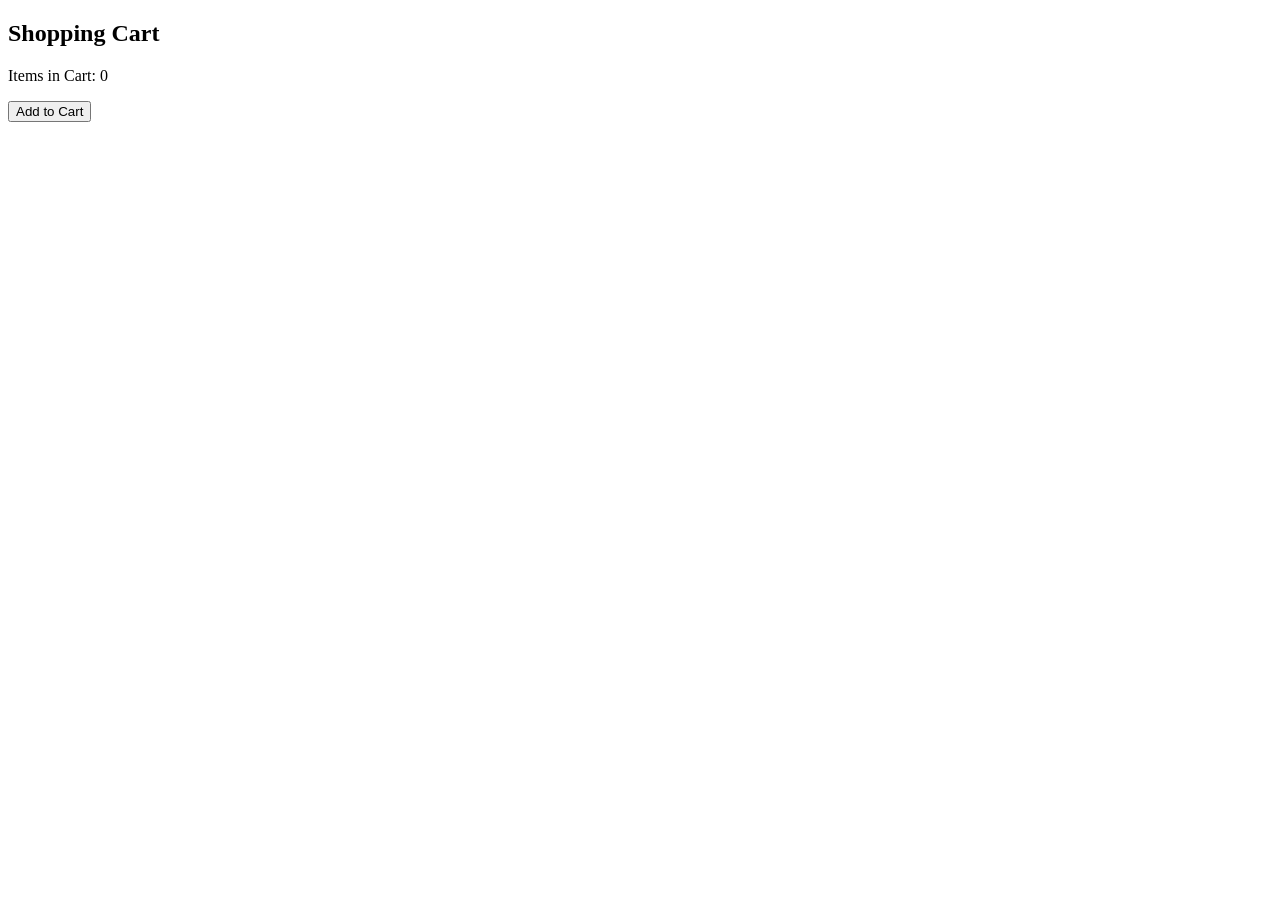
<file: html/javascript.html>
<!DOCTYPE html>
<html>

<body>

    <h2>Shopping Cart</h2>

    <p>Items in Cart: <span id="cart">0</span></p>

    <button onclick="addItem()">
        Add to Cart
    </button>

    <script>

        let items = 0;

        function addItem() {

            items++;

            document.getElementById("cart").innerHTML = items;

        }

    </script>

</body>

</html>
</file>
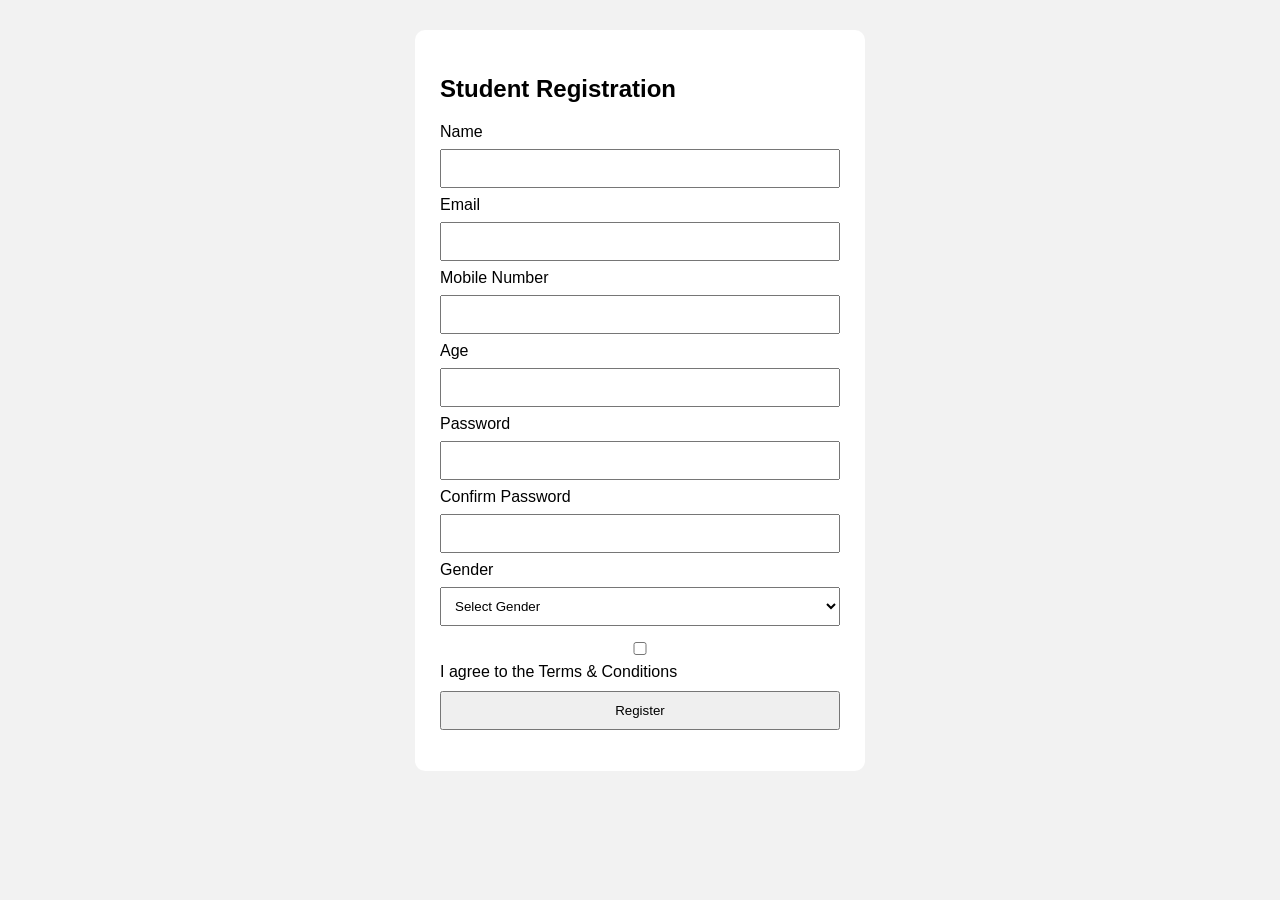
<file: html/jsvalidation.html>
<!DOCTYPE html>
<html>
<head>
    <title>Student Registration</title>

    <style>
        body {
            font-family: Arial;
            background: #f2f2f2;
        }

        .container {
            width: 400px;
            margin: 30px auto;
            background: white;
            padding: 25px;
            border-radius: 10px;
        }

        input, select {
            width: 100%;
            padding: 10px;
            margin: 8px 0;
            box-sizing: border-box;
        }

        button {
            width: 100%;
            padding: 10px;
            margin-top: 10px;
        }

        .error {
            color: red;
            font-size: 14px;
        }

        .success {
            color: green;
            font-weight: bold;
        }
    </style>
</head>

<body>

<div class="container">

    <h2>Student Registration</h2>

    <form id="studentForm">

        <label>Name</label>
        <input type="text" id="name">
        <div id="nameError" class="error"></div>


        <label>Email</label>
        <input type="text" id="email">
        <div id="emailError" class="error"></div>


        <label>Mobile Number</label>
        <input type="text" id="mobile">
        <div id="mobileError" class="error"></div>


        <label>Age</label>
        <input type="number" id="age">
        <div id="ageError" class="error"></div>


        <label>Password</label>
        <input type="password" id="password">
        <div id="passwordError" class="error"></div>


        <label>Confirm Password</label>
        <input type="password" id="confirmPassword">
        <div id="confirmPasswordError" class="error"></div>


        <label>Gender</label>

        <select id="gender">
            <option value="">Select Gender</option>
            <option value="Male">Male</option>
            <option value="Female">Female</option>
            <option value="Other">Other</option>
        </select>

        <div id="genderError" class="error"></div>


        <label>
            <input type="checkbox" id="terms">
            I agree to the Terms & Conditions
        </label>

        <div id="termsError" class="error"></div>


        <button type="submit">Register</button>

        <p id="successMessage" class="success"></p>

    </form>

</div>


<script>

const form = document.getElementById("studentForm");


form.addEventListener("submit", function(event) {

    // Prevent actual form submission
    event.preventDefault();


    // Get values
    const name = document.getElementById("name").value.trim();

    const email = document.getElementById("email").value.trim();

    const mobile = document.getElementById("mobile").value.trim();

    const age = document.getElementById("age").value;

    const password = document.getElementById("password").value;

    const confirmPassword =
        document.getElementById("confirmPassword").value;

    const gender = document.getElementById("gender").value;

    const terms = document.getElementById("terms").checked;


    // Clear previous messages

    document.getElementById("nameError").innerText = "";
    document.getElementById("emailError").innerText = "";
    document.getElementById("mobileError").innerText = "";
    document.getElementById("ageError").innerText = "";
    document.getElementById("passwordError").innerText = "";
    document.getElementById("confirmPasswordError").innerText = "";
    document.getElementById("genderError").innerText = "";
    document.getElementById("termsError").innerText = "";
    document.getElementById("successMessage").innerText = "";


    let isValid = true;


    // 1. Name validation

    if (name === "") {

        document.getElementById("nameError").innerText =
            "Name is required.";

        isValid = false;
    }


    // 2. Email validation

    const emailPattern =
        /^[^\s@]+@[^\s@]+\.[^\s@]+$/;

    if (email === "") {

        document.getElementById("emailError").innerText =
            "Email is required.";

        isValid = false;

    } else if (!emailPattern.test(email)) {

        document.getElementById("emailError").innerText =
            "Enter a valid email address.";

        isValid = false;
    }


    // 3. Mobile validation

    const mobilePattern = /^[0-9]{10}$/;

    if (mobile === "") {

        document.getElementById("mobileError").innerText =
            "Mobile number is required.";

        isValid = false;

    } else if (!mobilePattern.test(mobile)) {

        document.getElementById("mobileError").innerText =
            "Mobile number must contain exactly 10 digits.";

        isValid = false;
    }


    // 4. Age validation

    if (age === "") {

        document.getElementById("ageError").innerText =
            "Age is required.";

        isValid = false;

    } else if (age < 18 || age > 60) {

        document.getElementById("ageError").innerText =
            "Age must be between 18 and 60.";

        isValid = false;
    }


    // 5. Password validation

    if (password === "") {

        document.getElementById("passwordError").innerText =
            "Password is required.";

        isValid = false;

    } else if (password.length < 8) {

        document.getElementById("passwordError").innerText =
            "Password must contain at least 8 characters.";

        isValid = false;
    }


    // 6. Confirm password validation

    if (confirmPassword === "") {

        document.getElementById("confirmPasswordError").innerText =
            "Please confirm your password.";

        isValid = false;

    } else if (password !== confirmPassword) {

        document.getElementById("confirmPasswordError").innerText =
            "Passwords do not match.";

        isValid = false;
    }


    // 7. Gender validation

    if (gender === "") {

        document.getElementById("genderError").innerText =
            "Please select your gender.";

        isValid = false;
    }


    // 8. Terms validation

    if (!terms) {

        document.getElementById("termsError").innerText =
            "You must accept the Terms & Conditions.";

        isValid = false;
    }


    // Final result

    if (isValid) {

        document.getElementById("successMessage").innerText =
            "Registration successful!";

    }

});

</script>

</body>
</html>
</file>
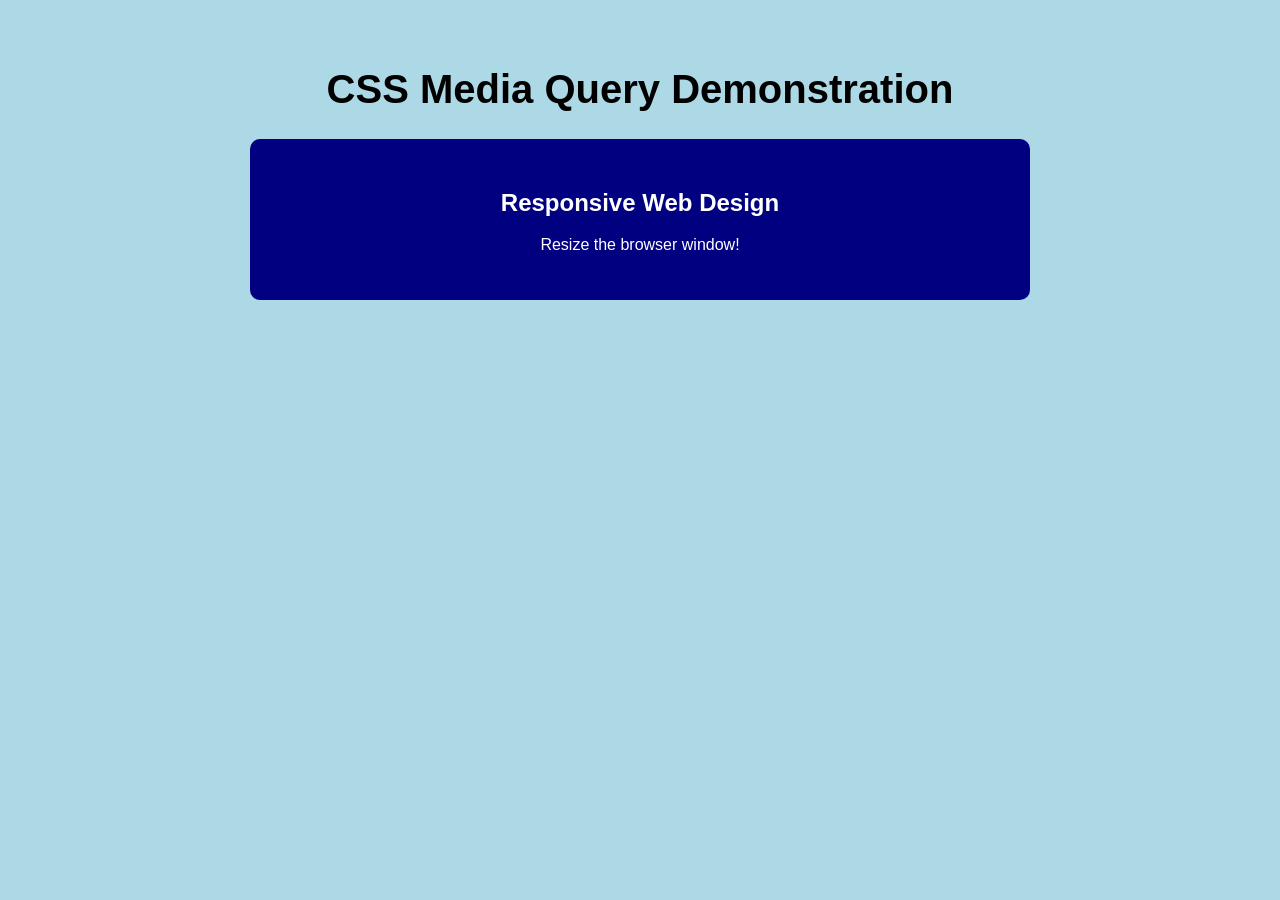
<file: html/mediaquery.html>
<!DOCTYPE html>
<html>
<head>
    <title>CSS Media Queries - Min and Max Width</title>

    <style>

        /* =====================================
           DEFAULT CSS
           Applies to all screen sizes
           ===================================== */

        body {
            font-family: Arial, sans-serif;
            text-align: center;
            margin: 0;
            padding: 40px;
            background-color: lightgray;
        }

        .box {
            width: 60%;
            margin: auto;
            padding: 30px;
            background-color: black;
            color: white;
            border-radius: 10px;
        }

        h1 {
            font-size: 40px;
        }


        /* =====================================
           MOBILE
           Maximum width: 600px
           ===================================== */

        @media screen and (max-width: 600px) {

            body {
                background-color: lightgreen;
                padding: 20px;
            }

            .box {
                width: 90%;
                background-color: green;
            }

            h1 {
                font-size: 25px;
            }
        }


        /* =====================================
           TABLET
           Minimum: 601px
           Maximum: 992px
           ===================================== */

        @media screen and (min-width: 601px)
                   and (max-width: 992px) {

            body {
                background-color: lightyellow;
            }

            .box {
                width: 75%;
                background-color: orange;
            }

            h1 {
                font-size: 32px;
            }
        }


        /* =====================================
           DESKTOP
           Minimum width: 993px
           ===================================== */

        @media screen and (min-width: 993px) {

            body {
                background-color: lightblue;
            }

            .box {
                width: 60%;
                background-color: navy;
            }

            h1 {
                font-size: 40px;
            }
        }

    </style>
</head>

<body>

    <h1>CSS Media Query Demonstration</h1>

    <div class="box">
        <h2>Responsive Web Design</h2>
        <p>Resize the browser window!</p>
    </div>

</body>
</html>
</file>
<file: Navpreet/style.css>
/* Load Google Font Inter */
@import url('https://fonts.googleapis.com/css2?family=Inter:wght@300;400;500;600;700;800&display=swap');

/* =========================
   1. CSS RESET & GLOBAL VARIABLES
   ========================= */

* {
    margin: 0;
    padding: 0;
    box-sizing: border-box;
}

html {
    scroll-behavior: smooth;
}

:root {
    /* Color Palette */
    --navy: #0b1f3a;
    --blue: #164e7a;
    --gold: #d4a72c;
    --light-bg: #f5f7fa;
    --text-dark: #1f2937;
    --text-light: #6b7280;
    --white: #ffffff;
}

body {
    font-family: 'Inter', Arial, sans-serif;
    color: var(--text-dark);
    background-color: var(--white);
    line-height: 1.6;
}

h1, h2, h3, h4, h5, h6 {
    font-family: 'Inter', Arial, sans-serif;
    font-weight: 700;
}

/* Accessible Focus States for Keyboard Navigation */
a:focus-visible,
button:focus-visible,
.btn:focus-visible,
.quick-card:focus-visible,
.program-card:focus-visible,
.news-item:focus-visible {
    outline: 3px solid var(--gold);
    outline-offset: 3px;
}

/* =========================
   2. CORE COMMON LAYOUTS & DECORATIONS
   ========================= */

.container {
    width: 90%;
    max-width: 1200px;
    margin: auto;
}

/* Anchor offset based on actual sticky navbar height (~70px) to prevent layout overlaps */
section {
    scroll-margin-top: 75px;
}

/* Section Headings with decorative gold separator */
.section-heading {
    text-align: center;
    margin-bottom: 3.5rem;
}

.section-heading p {
    color: var(--gold);
    font-size: 0.8rem;
    font-weight: 700;
    letter-spacing: 3px;
    margin-bottom: 0.7rem;
}

.section-heading h2 {
    color: var(--navy);
    font-size: clamp(2rem, 4vw, 3rem);
    line-height: 1.2;
    font-weight: 800;
}

/* Subtle separator detail for centered headings */
.section-heading h2::after,
.stats-heading h2::after,
.cta-content h2::after {
    content: "";
    display: block;
    width: 50px;
    height: 3px;
    background-color: var(--gold);
    margin: 1.2rem auto 0; /* Centered margins */
    border-radius: 2px;
    transition: width 0.3s cubic-bezier(0.25, 1, 0.5, 1);
}

/* Subtle separator detail for left-aligned grid headings */
.about-content h2::after,
.news-heading h2::after {
    content: "";
    display: block;
    width: 50px;
    height: 3px;
    background-color: var(--gold);
    margin: 1.2rem 0 0; /* Left aligned margins */
    border-radius: 2px;
    transition: width 0.3s cubic-bezier(0.25, 1, 0.5, 1);
}

.section-heading:hover h2::after,
.stats-heading:hover h2::after,
.cta-content:hover h2::after,
.about-content:hover h2::after,
.news-heading:hover h2::after {
    width: 80px; /* Slight horizontal expand on hover */
}

.section-label {
    color: var(--gold);
    font-size: 0.8rem;
    font-weight: 700;
    letter-spacing: 2.5px;
    margin-bottom: 0.8rem;
}

/* Common Interactive Buttons */
.btn {
    display: inline-block;
    padding: 0.85rem 1.6rem;
    border-radius: 6px;
    text-decoration: none;
    font-size: 0.95rem;
    font-weight: 700;
    border: 2px solid transparent;
    transition:
        transform 0.3s cubic-bezier(0.25, 1, 0.5, 1),
        background-color 0.3s ease,
        color 0.3s ease,
        box-shadow 0.3s ease;
}

.btn-primary {
    background-color: var(--navy);
    color: var(--white);
    box-shadow: 0 5px 15px rgba(11, 31, 58, 0.2);
}

.btn-primary:hover {
    background-color: var(--blue);
    transform: translateY(-3px);
    box-shadow: 0 8px 20px rgba(11, 31, 58, 0.25);
}

.btn-secondary {
    background-color: transparent;
    color: var(--navy);
    border-color: var(--navy);
}

.btn-secondary:hover {
    background-color: var(--navy);
    color: var(--white);
    transform: translateY(-3px);
}

/* Back to Top Floating Button */
.back-to-top {
    position: fixed;
    bottom: 2rem;
    right: 2rem;
    width: 45px;
    height: 45px;
    background-color: var(--gold);
    color: var(--navy);
    display: flex;
    align-items: center;
    justify-content: center;
    border-radius: 50%;
    text-decoration: none;
    font-size: 1.5rem;
    font-weight: bold;
    box-shadow: 0 4px 10px rgba(0, 0, 0, 0.15);
    z-index: 98;
    transition: 
        transform 0.3s cubic-bezier(0.25, 1, 0.5, 1), 
        background-color 0.3s ease, 
        color 0.3s ease, 
        box-shadow 0.3s ease;
}

.back-to-top:hover {
    background-color: var(--navy);
    color: var(--gold);
    transform: translateY(-5px);
    box-shadow: 0 6px 15px rgba(0, 0, 0, 0.25);
}

svg {
    width: 100%;
    height: 100%;
}

/* =========================
   3. HEADER & NAVIGATION (STICKY NAVBAR)
   ========================= */

.navbar {
    position: sticky; /* Make navbar stick to viewport top during scroll */
    top: 0;
    background-color: var(--navy);
    padding: 1rem 0;
    border-bottom: 3px solid var(--gold);
    box-shadow: 0 4px 12px rgba(0, 0, 0, 0.08); /* Clean shadow layout visual depth */
    transition: background-color 0.3s ease, box-shadow 0.3s ease;
    z-index: 100;
}

.navbar-container {
    display: flex;
    justify-content: space-between;
    align-items: center;
}

.logo {
    color: var(--white);
    text-decoration: none;
    font-size: 1.7rem;
    font-weight: 700;
    letter-spacing: 1px;
}

.menu-toggle {
    display: none;
}

.menu-button-container {
    display: none;
    position: relative;
    width: 25px;
    height: 18px;
    cursor: pointer;
    z-index: 101;
}

.menu-button,
.menu-button::before,
.menu-button::after {
    display: block;
    position: absolute;
    width: 100%;
    height: 3px;
    background-color: var(--white);
    border-radius: 3px;
    transition: transform 0.3s ease, top 0.3s ease, background-color 0.3s ease;
}

.menu-button {
    top: 50%;
    transform: translateY(-50%);
}

.menu-button::before {
    content: "";
    top: -8px;
}

.menu-button::after {
    content: "";
    top: 8px;
}

.nav-links {
    display: flex;
    align-items: center;
    gap: 1.8rem;
}

.nav-links a {
    position: relative;
    color: var(--white);
    text-decoration: none;
    font-size: 0.95rem;
    font-weight: 500;
    padding: 0.4rem 0;
    transition: color 0.3s ease;
}

.nav-links a::after {
    content: "";
    position: absolute;
    left: 0;
    bottom: 0;
    width: 0;
    height: 2px;
    background-color: var(--gold);
    transition: width 0.3s cubic-bezier(0.25, 1, 0.5, 1);
}

.nav-links a:hover {
    color: var(--gold);
}

.nav-links a:hover::after {
    width: 100%;
}

/* =========================
   4. HERO SECTION
   ========================= */

.hero {
    background: 
        radial-gradient(circle at 80% 20%, rgba(212, 167, 44, 0.04) 0%, transparent 50%),
        linear-gradient(135deg, #f5f7fa 0%, #ffffff 100%);
    padding: clamp(4rem, 8vw, 7rem) 0;
}

.hero-container {
    display: flex;
    align-items: center;
    justify-content: space-between;
    gap: clamp(2rem, 5vw, 5rem);
}

.hero-content {
    width: 55%;
}

.hero-tag {
    color: var(--gold);
    font-size: clamp(1rem, 1.8vw, 1.25rem);
    font-weight: 700;
    letter-spacing: 1.5px;
    margin-bottom: 1.2rem;
    line-height: 1.3;
}

.hero h1 {
    color: var(--navy);
    font-size: clamp(2.5rem, 5vw, 4.5rem);
    line-height: 1.05;
    font-weight: 800;
    letter-spacing: -1px;
    margin-bottom: 1.5rem;
}

.hero h1 span {
    display: block;
    color: var(--blue);
}

.hero-description {
    max-width: 550px;
    color: var(--text-light);
    font-size: clamp(1rem, 1.5vw, 1.15rem);
    margin-bottom: 2rem;
}

.hero-buttons {
    display: flex;
    flex-wrap: wrap;
    gap: 1rem;
}

.hero-image {
    width: 45%;
    position: relative;
}

.hero-image::before {
    content: "";
    position: absolute;
    top: -15px;
    right: -15px;
    width: 100%;
    height: 100%;
    border: 2px solid var(--gold);
    border-radius: 18px;
    z-index: 0;
}

.hero-img-wrapper {
    position: relative;
    z-index: 1;
    width: 100%;
    height: 420px;
    overflow: hidden;
    border-radius: 15px;
    box-shadow: 0 20px 40px rgba(11, 31, 58, 0.18);
}

.hero-image img {
    width: 100%;
    height: 100%;
    object-fit: cover;
    display: block;
    transition: transform 0.6s cubic-bezier(0.25, 1, 0.5, 1);
}

.hero-image:hover img {
    transform: scale(1.04);
}

/* =========================
   5. QUICK ACCESS SECTION
   ========================= */

.quick-access {
    padding: 6rem 0;
    background-color: var(--white);
}

.quick-cards {
    display: flex;
    flex-wrap: wrap;
    justify-content: center;
    gap: 1.5rem;
}

.quick-card {
    position: relative;
    flex: 1 1 280px;
    max-width: 360px;
    padding: 2rem;
    background-color: var(--white);
    border: 1px solid #e5e7eb;
    border-radius: 14px;
    text-decoration: none;
    color: var(--text-dark);
    overflow: hidden;
    transition:
        transform 0.4s cubic-bezier(0.25, 1, 0.5, 1),
        box-shadow 0.4s cubic-bezier(0.25, 1, 0.5, 1),
        border-color 0.4s cubic-bezier(0.25, 1, 0.5, 1);
}

.quick-card::before {
    content: "";
    position: absolute;
    top: 0;
    left: 0;
    width: 100%;
    height: 3px;
    background-color: var(--gold);
    transform: scaleX(0);
    transform-origin: left;
    transition: transform 0.3s ease;
}

.card-icon {
    width: 58px;
    height: 58px;
    display: flex;
    align-items: center;
    justify-content: center;
    margin-bottom: 1.4rem;
    background-color: #f3f6f9;
    border-radius: 12px;
    transition: background-color 0.3s ease, transform 0.3s ease;
}

.card-icon svg {
    width: 26px;
    height: 26px;
    stroke: var(--navy);
    fill: none;
    stroke-width: 2;
    stroke-linecap: round;
    stroke-linejoin: round;
    transition: stroke 0.3s ease, transform 0.3s cubic-bezier(0.25, 1, 0.5, 1);
}

.quick-card h3 {
    color: var(--navy);
    font-size: clamp(1.1rem, 2vw, 1.2rem);
    font-weight: 700;
    margin-bottom: 0.5rem;
}

.quick-card p {
    color: var(--text-light);
    font-size: 0.9rem;
    line-height: 1.6;
    margin-bottom: 1rem;
}

.quick-card::after {
    content: "→";
    position: absolute;
    right: 1.8rem;
    bottom: 1.7rem;
    color: var(--gold);
    font-size: 1.3rem;
    font-weight: bold;
    opacity: 0;
    transform: translateX(-8px);
    transition: opacity 0.3s ease, transform 0.3s ease;
}

.quick-card:hover {
    transform: translateY(-8px);
    border-color: var(--gold);
    box-shadow: 0 18px 40px rgba(11, 31, 58, 0.12);
}

.quick-card:hover::before {
    transform: scaleX(1);
}

.quick-card:hover .card-icon {
    background-color: var(--navy);
    transform: translateY(-3px);
}

.quick-card:hover .card-icon svg {
    stroke: var(--gold);
    transform: scale(1.08) translateY(-2px);
}

.quick-card:hover::after {
    opacity: 1;
    transform: translateX(0);
}

/* =========================
   6. ABOUT & LATEST NEWS (Alternating visual separators)
   ========================= */

.about-news {
    padding: 6rem 0;
    background-color: var(--light-bg);
    border-top: 1px solid rgba(0, 0, 0, 0.04);
    border-bottom: 1px solid rgba(0, 0, 0, 0.04);
}

.about-news-container {
    display: grid;
    grid-template-columns: 1fr 1fr;
    gap: 5rem;
    align-items: start;
}

.about-content h2 {
    color: var(--navy);
    font-size: clamp(2rem, 4vw, 3rem);
    line-height: 1.15;
    margin-bottom: 1.5rem;
}

.about-content > p:not(.section-label) {
    color: var(--text-light);
    font-size: 1rem;
    margin-bottom: 1rem;
    max-width: 550px;
}

.text-button {
    display: inline-flex;
    align-items: center;
    gap: 0.6rem;
    margin-top: 1rem;
    color: var(--navy);
    font-weight: 700;
    text-decoration: none;
    transition: color 0.3s ease, gap 0.3s ease;
}

.text-button span {
    color: var(--gold);
    font-size: 1.2rem;
    display: inline-block;
    transition: transform 0.3s cubic-bezier(0.25, 1, 0.5, 1);
}

.text-button:hover {
    color: var(--blue);
    gap: 1rem;
}

.text-button:hover span {
    transform: translateX(5px);
}

.news-heading {
    display: flex;
    justify-content: space-between;
    align-items: flex-end;
    margin-bottom: 1.5rem;
}

.news-heading h2 {
    color: var(--navy);
    font-size: clamp(1.5rem, 3.5vw, 2rem);
    line-height: 1.2;
}

.view-all {
    color: var(--blue);
    font-size: 0.9rem;
    font-weight: 700;
    text-decoration: none;
    transition: color 0.3s ease;
}

.view-all:hover {
    color: var(--gold);
}

.news-list {
    display: flex;
    flex-direction: column;
}

.news-item {
    position: relative;
    display: grid;
    grid-template-columns: 65px 1fr 25px;
    align-items: center;
    gap: 1rem;
    padding: 1.3rem 0;
    border-bottom: 1px solid #dfe3e8;
    text-decoration: none;
    color: var(--text-dark);
    transition: padding 0.3s ease, background-color 0.3s ease;
}

.news-date {
    width: 55px;
    height: 60px;
    display: flex;
    flex-direction: column;
    align-items: center;
    justify-content: center;
    background-color: var(--navy);
    color: var(--white);
    border-radius: 8px;
    transition: background-color 0.3s ease;
}

.news-date strong {
    font-size: 1.3rem;
    line-height: 1;
}

.news-date span {
    color: var(--gold);
    font-size: 0.7rem;
    font-weight: 700;
    margin-top: 0.2rem;
}

.news-info h3 {
    color: var(--navy);
    font-size: 1rem;
    margin-bottom: 0.3rem;
    transition: color 0.3s ease;
}

.news-info p {
    color: var(--text-light);
    font-size: 0.85rem;
}

.news-arrow {
    color: var(--gold);
    font-size: 1.2rem;
    opacity: 0;
    transform: translateX(-8px);
    transition: opacity 0.3s ease, transform 0.3s ease;
}

.news-item:hover {
    padding-left: 0.5rem;
}

.news-item:hover .news-info h3 {
    color: var(--blue);
}

.news-item:hover .news-arrow {
    opacity: 1;
    transform: translateX(0);
}

/* =========================
   7. ACADEMIC PROGRAMS
   ========================= */

.programs {
    padding: 6rem 0;
    background-color: var(--white);
}

.programs .section-heading {
    margin-bottom: 3.5rem;
}

.programs .section-heading span {
    display: block;
    max-width: 600px;
    margin: 1rem auto 0;
    color: var(--text-light);
    font-size: 1rem;
}

.program-cards {
    display: flex;
    flex-wrap: wrap;
    justify-content: center;
    gap: 1.5rem;
}

.program-card {
    position: relative;
    flex: 1 1 300px;
    max-width: 370px;
    min-height: 360px;
    padding: 2rem;
    background-color: var(--white);
    border: 1px solid #e5e7eb;
    border-radius: 14px;
    text-decoration: none;
    color: var(--text-dark);
    overflow: hidden;
    transition:
        transform 0.4s cubic-bezier(0.25, 1, 0.5, 1),
        box-shadow 0.4s cubic-bezier(0.25, 1, 0.5, 1),
        border-color 0.4s cubic-bezier(0.25, 1, 0.5, 1);
}

.program-number {
    position: absolute;
    top: 1.5rem;
    right: 1.5rem;
    color: #dfe5eb;
    font-size: 2.5rem;
    font-weight: 800;
    transition: color 0.3s ease, transform 0.3s ease;
}

.program-icon {
    width: 58px;
    height: 58px;
    display: flex;
    align-items: center;
    justify-content: center;
    margin-bottom: 1.5rem;
    background-color: #f3f6f9;
    color: var(--navy);
    border-radius: 12px;
    transition: background-color 0.3s ease, color 0.3s ease, transform 0.3s ease;
}

.program-icon svg {
    width: 24px;
    height: 24px;
    stroke: currentColor;
    fill: none;
    stroke-width: 2;
    stroke-linecap: round;
    stroke-linejoin: round;
    transition: transform 0.3s cubic-bezier(0.25, 1, 0.5, 1);
}

.program-card h3 {
    max-width: 240px;
    color: var(--navy);
    font-size: clamp(1.15rem, 2vw, 1.25rem);
    line-height: 1.3;
    margin-bottom: 1rem;
}

.program-card p {
    color: var(--text-light);
    font-size: 0.9rem;
    line-height: 1.7;
    margin-bottom: 1.5rem;
}

.program-link {
    color: var(--blue);
    font-size: 0.9rem;
    font-weight: 700;
    transition: color 0.3s ease, letter-spacing 0.3s ease;
}

.program-card:hover {
    transform: translateY(-10px);
    border-color: var(--gold);
    box-shadow: 0 20px 45px rgba(11, 31, 58, 0.12);
}

.program-card:hover .program-number {
    color: #eadcae;
    transform: translateY(-5px);
}

.program-card:hover .program-icon {
    background-color: var(--navy);
    color: var(--gold);
    transform: translateY(-4px);
}

.program-card:hover .program-icon svg {
    transform: scale(1.08) translateY(-2px);
}

.program-card:hover .program-link {
    color: var(--gold);
    letter-spacing: 0.3px;
}

/* =========================
   8. GNDEC AT A GLANCE
   ========================= */

.stats {
    padding: 6rem 0;
    background-color: var(--navy);
    color: var(--white);
    position: relative;
    overflow: hidden;
}

.stats::before {
    content: "";
    position: absolute;
    width: 300px;
    height: 300px;
    background: radial-gradient(circle, rgba(212, 167, 44, 0.08) 0%, transparent 70%);
    bottom: -150px;
    right: -50px;
    pointer-events: none;
}

.stats-heading {
    text-align: center;
    margin-bottom: 4rem;
}

.stats-heading p {
    color: var(--gold);
    font-size: 0.8rem;
    font-weight: 700;
    letter-spacing: 3px;
    margin-bottom: 0.7rem;
}

.stats-heading h2 {
    color: var(--white);
    font-size: clamp(2rem, 4vw, 3rem);
    line-height: 1.2;
}

.stats-grid {
    display: flex;
    flex-wrap: wrap;
    justify-content: center;
    gap: 0;
}

.stat-item {
    flex: 1 1 200px;
    padding: 1.5rem 2rem;
    text-align: center;
    border-right: 1px solid rgba(255, 255, 255, 0.15);
    transition: transform 0.4s cubic-bezier(0.25, 1, 0.5, 1), background-color 0.4s ease;
}

.stat-item:last-child {
    border-right: none;
}

.stat-item strong {
    display: block;
    color: var(--gold);
    font-size: clamp(2.5rem, 5vw, 4rem);
    line-height: 1;
    margin-bottom: 0.8rem;
    transition: transform 0.3s ease;
}

.stat-item span {
    color: #d1d5db;
    font-size: 0.9rem;
    letter-spacing: 0.5px;
}

.stat-item:hover {
    transform: translateY(-8px);
    background-color: rgba(255, 255, 255, 0.04);
}

.stat-item:hover strong {
    transform: scale(1.05);
}

/* =========================
   9. WHY CHOOSE GNDEC
   ========================= */

.why-gndec {
    padding: 6rem 0;
    background-color: var(--light-bg);
    border-top: 1px solid rgba(0, 0, 0, 0.04);
    border-bottom: 1px solid rgba(0, 0, 0, 0.04);
}

.why-gndec .section-heading {
    margin-bottom: 3.5rem;
}

.why-gndec .section-heading span {
    display: block;
    max-width: 650px;
    margin: 1rem auto 0;
    color: var(--text-light);
    font-size: 1rem;
}

.feature-cards {
    display: flex;
    flex-wrap: wrap;
    justify-content: center;
    gap: 1.5rem;
}

.feature-card {
    position: relative;
    flex: 1 1 300px;
    max-width: 370px;
    min-height: 280px;
    padding: 2rem;
    background-color: var(--white);
    border: 1px solid #e5e7eb;
    border-radius: 14px;
    overflow: hidden;
    transition:
        transform 0.4s cubic-bezier(0.25, 1, 0.5, 1),
        box-shadow 0.4s cubic-bezier(0.25, 1, 0.5, 1),
        border-color 0.4s cubic-bezier(0.25, 1, 0.5, 1);
}

.feature-icon {
    width: 58px;
    height: 58px;
    display: flex;
    align-items: center;
    justify-content: center;
    margin-bottom: 1.5rem;
    background-color: #f3f6f9;
    border-radius: 12px;
    transition: background-color 0.3s ease, transform 0.3s ease;
}

.feature-icon svg {
    width: 26px;
    height: 26px;
    stroke: var(--navy);
    fill: none;
    stroke-width: 2;
    stroke-linecap: round;
    stroke-linejoin: round;
    transition: stroke 0.3s ease, transform 0.3s cubic-bezier(0.25, 1, 0.5, 1);
}

.feature-card h3 {
    color: var(--navy);
    font-size: clamp(1.1rem, 2vw, 1.2rem);
    margin-bottom: 0.7rem;
}

.feature-card p {
    max-width: 300px;
    color: var(--text-light);
    font-size: 0.9rem;
    line-height: 1.7;
}

.feature-number {
    position: absolute;
    right: 1.5rem;
    bottom: 1rem;
    color: #e5e9ed;
    font-size: 2.5rem;
    font-weight: 800;
    transition: color 0.3s ease, transform 0.3s ease;
}

.feature-card:hover {
    transform: translateY(-8px);
    border-color: var(--gold);
    box-shadow: 0 18px 40px rgba(11, 31, 58, 0.12);
}

.feature-card:hover .feature-icon {
    background-color: var(--navy);
    transform: translateY(-4px);
}

.feature-card:hover .feature-icon svg {
    stroke: var(--gold);
    transform: scale(1.08) translateY(-2px);
}

.feature-card:hover .feature-number {
    color: #eadcae;
    transform: translateY(-5px);
}

/* =========================
   10. ADMISSIONS CTA
   ========================= */

.admission-cta {
    position: relative;
    padding: 6rem 0;
    background-color: var(--navy);
    overflow: hidden;
}

.admission-cta::before {
    content: "";
    position: absolute;
    width: 350px;
    height: 350px;
    top: -180px;
    right: -100px;
    border: 2px solid rgba(212, 167, 44, 0.25);
    border-radius: 50%;
    z-index: 0;
}

.admission-cta::after {
    content: "";
    position: absolute;
    width: 250px;
    height: 250px;
    bottom: -150px;
    left: -80px;
    background-color: rgba(255, 255, 255, 0.03);
    border-radius: 50%;
    z-index: 0;
}

.cta-content {
    position: relative;
    z-index: 1;
    max-width: 750px;
    margin: auto;
    text-align: center;
}

.cta-label {
    color: var(--gold);
    font-size: 0.8rem;
    font-weight: 700;
    letter-spacing: 3px;
    margin-bottom: 0.8rem;
}

.cta-content h2 {
    color: var(--white);
    font-size: clamp(2.3rem, 5vw, 4rem);
    line-height: 1.1;
    margin-bottom: 1.3rem;
}

.cta-content > p:not(.cta-label) {
    max-width: 600px;
    margin: 0 auto 2rem;
    color: #d1d5db;
    font-size: 1rem;
}

.cta-buttons {
    display: flex;
    justify-content: center;
    flex-wrap: wrap;
    gap: 1rem;
}

.cta-primary {
    background-color: var(--gold);
    color: var(--navy);
    border-color: var(--gold);
}

.cta-primary:hover {
    background-color: #e5bd4c;
    border-color: #e5bd4c;
    color: var(--navy);
    transform: translateY(-3px);
}

.cta-secondary {
    background-color: transparent;
    color: var(--white);
    border-color: rgba(255, 255, 255, 0.6);
}

.cta-secondary:hover {
    background-color: var(--white);
    color: var(--navy);
    border-color: var(--white);
    transform: translateY(-3px);
}

/* =========================
   11. FOOTER SECTION
   ========================= */

.footer {
    background-color: #07172b;
    color: #d1d5db;
    padding: 5rem 0 1.5rem;
}

.footer-main {
    display: grid;
    grid-template-columns: 2fr 1fr 1fr 1.2fr;
    gap: 3rem;
    padding-bottom: 3rem;
    border-bottom: 1px solid rgba(255, 255, 255, 0.12);
}

.footer-logo {
    display: inline-block;
    color: var(--white);
    font-size: 1.8rem;
    font-weight: 700;
    letter-spacing: 1px;
    text-decoration: none;
    margin-bottom: 0.5rem;
}

.footer-college-name {
    color: var(--gold);
    font-size: 1rem;
    font-weight: 600;
    margin-bottom: 1rem;
}

.footer-brand > p:last-child {
    max-width: 320px;
    color: #9ca3af;
    font-size: 0.9rem;
    line-height: 1.7;
}

.footer-column {
    display: flex;
    flex-direction: column;
    gap: 0.7rem;
}

.footer-column h3 {
    color: var(--white);
    font-size: clamp(0.95rem, 1.5vw, 1.1rem);
    margin-bottom: 0.7rem;
}

.footer-column a {
    width: fit-content;
    color: #9ca3af;
    font-size: 0.9rem;
    text-decoration: none;
    transition: color 0.3s ease, transform 0.3s ease;
}

.footer-column a:hover {
    color: var(--gold);
    transform: translateX(4px);
}

.footer-contact p {
    color: #9ca3af;
    font-size: 0.9rem;
}

.footer-contact a {
    margin-top: 0.3rem;
    color: var(--gold);
}

.footer-bottom {
    display: flex;
    justify-content: space-between;
    align-items: center;
    gap: 2rem;
    padding-top: 1.5rem;
}

.footer-bottom p {
    color: #6b7280;
    font-size: 0.8rem;
}

.footer-social {
    display: flex;
    gap: 1.5rem;
}

.footer-social a {
    color: #9ca3af;
    font-size: 0.8rem;
    text-decoration: none;
    transition: color 0.3s ease;
}

.footer-social a:hover {
    color: var(--gold);
}

/* ==========================================================================
   12. ANIMATIONS & TRANSITIONS (CSS KEYFRAMES)
   ========================================================================== */

@keyframes fadeInUp {
    from {
        opacity: 0;
        transform: translateY(20px);
    }
    to {
        opacity: 1;
        transform: translateY(0);
    }
}

.hero-tag,
.hero h1,
.hero-description,
.hero-buttons {
    opacity: 0;
    animation: fadeInUp 0.8s cubic-bezier(0.25, 1, 0.5, 1) forwards;
}

.hero-tag {
    animation-delay: 0.1s;
}

.hero h1 {
    animation-delay: 0.25s;
}

.hero-description {
    animation-delay: 0.4s;
}

.hero-buttons {
    animation-delay: 0.55s;
}

/* ==========================================================================
   13. MEDIA QUERIES (GROUPED Breakpoints, preserves existing sizing)
   ========================================================================== */

/* -------------------------
   A. TABLETS & SMALL DESKTOPS (max-width: 992px)
   ------------------------- */
@media (max-width: 992px) {
    .hero-container {
        gap: 2rem;
    }

    .hero-content {
        width: 52%;
    }

    .hero-image {
        width: 48%;
    }

    .hero-img-wrapper {
        height: 350px;
    }
}

/* -------------------------
   B. PORTRAIT TABLETS (max-width: 768px)
   ------------------------- */
@media (max-width: 768px) {
    /* Set scroll-margin-top offset adjust on smaller screens for mobile navbar height */
    section {
        scroll-margin-top: 60px;
    }

    .menu-button-container {
        display: flex;
    }

    .nav-links {
        display: flex;
        flex-direction: column;
        position: absolute;
        top: 100%;
        left: 0;
        width: 100%;
        background-color: var(--navy);
        border-top: 1px solid rgba(255, 255, 255, 0.1);
        border-bottom: 3px solid var(--gold);
        
        max-height: 0;
        opacity: 0;
        visibility: hidden;
        overflow: hidden;
        padding: 0;
        gap: 1.5rem;
        align-items: center;
        transition: 
            max-height 0.4s ease, 
            opacity 0.3s ease, 
            padding 0.4s ease, 
            visibility 0.4s ease;
        z-index: 99;
        box-shadow: 0 10px 15px rgba(0, 0, 0, 0.2);
    }

    .menu-toggle:checked ~ .nav-links {
        max-height: 400px;
        opacity: 1;
        visibility: visible;
        padding: 1.5rem 0;
    }

    .menu-toggle:checked ~ .menu-button-container .menu-button {
        background-color: transparent;
    }

    .menu-toggle:checked ~ .menu-button-container .menu-button::before {
        transform: rotate(45deg);
        top: 0;
    }

    .menu-toggle:checked ~ .menu-button-container .menu-button::after {
        transform: rotate(-45deg);
        top: 0;
    }

    .hero {
        padding: 4rem 0;
    }

    .hero-container {
        flex-direction: column;
        text-align: center;
    }

    .hero-content {
        width: 100%;
    }

    .hero-description {
        margin-left: auto;
        margin-right: auto;
    }

    .hero-buttons {
        justify-content: center;
    }

    .hero-image {
        width: 100%;
        margin-top: 2rem;
    }

    .hero-img-wrapper {
        height: 300px;
    }

    .hero-image::before {
        top: -10px;
        right: -10px;
    }

    .about-news-container {
        grid-template-columns: 1fr;
        gap: 4rem;
    }

    .stats-grid {
        gap: 1.5rem;
    }

    .stat-item {
        flex: 1 1 200px;
        border-right: none;
        padding: 1.5rem 1rem;
        background-color: rgba(255, 255, 255, 0.03);
        border-radius: 8px;
    }

    .feature-card {
        flex: 1 1 280px;
    }

    .footer-main {
        grid-template-columns: 1fr 1fr;
    }

    .footer-brand {
        grid-column: span 2;
    }

    /* Reposition back-to-top on tablets for cleaner alignment */
    .back-to-top {
        bottom: 1.5rem;
        right: 1.5rem;
        width: 40px;
        height: 40px;
        font-size: 1.25rem;
    }
}

/* -------------------------
   C. MOBILE PHONES (max-width: 576px)
   ------------------------- */
@media (max-width: 576px) {
    .container {
        width: 92%;
    }

    .admission-cta {
        padding: 5rem 0;
    }

    .cta-buttons {
        flex-direction: column;
    }

    .cta-buttons .btn {
        width: 100%;
    }

    .feature-card {
        max-width: 100%;
    }

    .footer {
        padding-top: 4rem;
    }

    .footer-main {
        grid-template-columns: 1fr;
        gap: 2.5rem;
    }

    .footer-brand {
        grid-column: span 1;
    }

    .footer-bottom {
        flex-direction: column;
        align-items: flex-start;
        gap: 1rem;
    }

    .footer-social {
        flex-wrap: wrap;
        gap: 1rem;
    }
}

/* -------------------------
   D. SMALL MOBILES (max-width: 400px)
   ------------------------- */
@media (max-width: 400px) {
    .logo {
        font-size: 1.5rem;
    }

    .nav-links a {
        font-size: 0.85rem;
    }

    .hero h1 {
        font-size: 2.2rem;
    }

    .hero-buttons {
        flex-direction: column;
    }

    .hero-buttons .btn {
        width: 100%;
    }

    .hero-img-wrapper {
        height: 250px;
    }
    
    .quick-card,
    .program-card,
    .feature-card {
        padding: 1.5rem;
    }
}

/* ==========================================================================
   14. ACCESSIBILITY / REDUCED MOTION
   ========================================================================== */
@media (prefers-reduced-motion: reduce) {
    *,
    *::before,
    *::after {
        animation-duration: 0.01ms !important;
        animation-iteration-count: 1 !important;
        transition-duration: 0.01ms !important;
        scroll-behavior: auto !important;
    }
}
</file>
